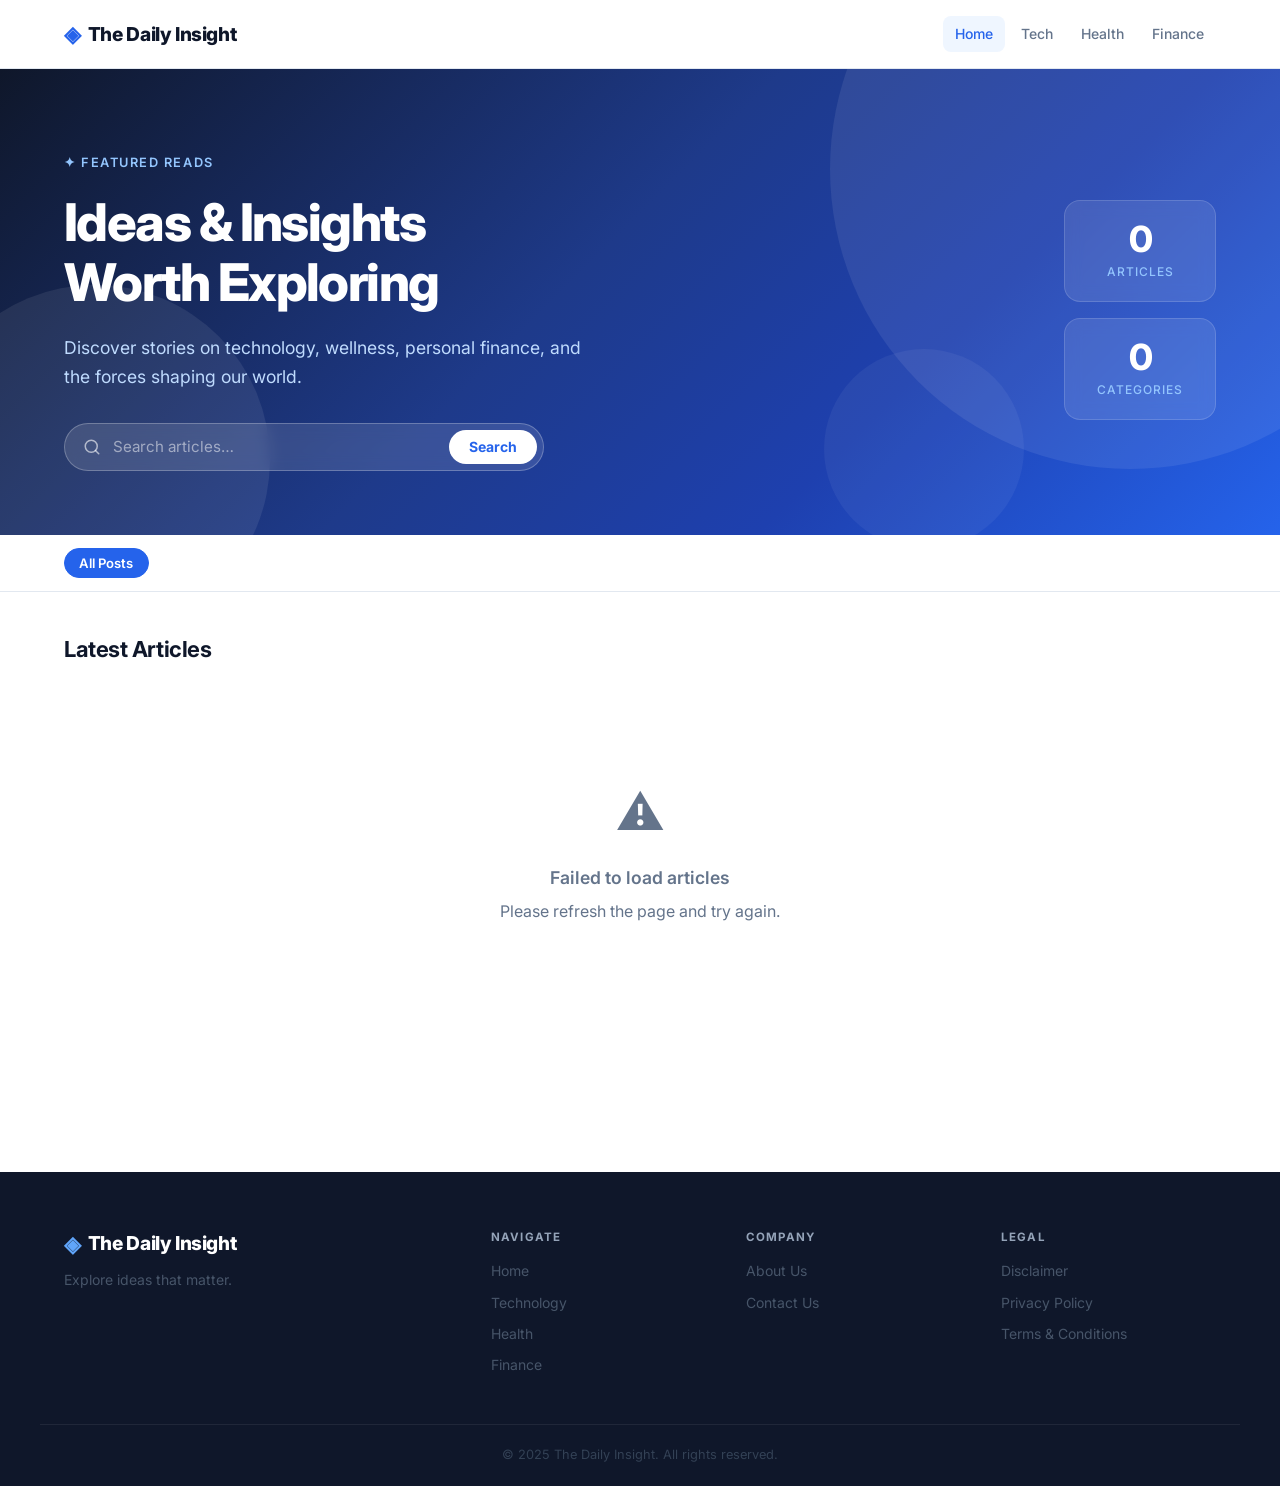
<file: index.html>
<!DOCTYPE html>
<html lang="en">
<head>
  <meta charset="UTF-8">
  <meta name="viewport" content="width=device-width, initial-scale=1.0">
  <title>The Daily Insight</title>
  <meta name="description" content="Explore ideas that matter — stories on technology, health, finance & more.">
  <link rel="preconnect" href="https://fonts.googleapis.com">
  <link rel="preconnect" href="https://fonts.gstatic.com" crossorigin>
  <link href="https://fonts.googleapis.com/css2?family=Inter:wght@400;500;600;700;800&display=swap" rel="stylesheet">
  <link rel="stylesheet" href="css/style.css?v=3">
</head>
<body>

<!-- ── Top Nav ──────────────────────────────────────────────────────────────── -->
<header class="site-header">
  <div class="container header-inner">
    <a href="index.html" class="site-logo" id="site-logo">
      <span class="logo-icon">◈</span>
      <span class="logo-text">The Daily Insight</span>
    </a>
    <nav class="header-nav">
      <a href="index.html" class="nav-link active">Home</a>
      <a href="index.html?cat=Technology" class="nav-link">Tech</a>
      <a href="index.html?cat=Health" class="nav-link">Health</a>
      <a href="index.html?cat=Finance" class="nav-link">Finance</a>
    </nav>
    <button class="mobile-menu-btn" id="mobile-menu-btn" aria-label="Menu">
      <span></span><span></span><span></span>
    </button>
  </div>
</header>

<!-- ── Hero Banner ──────────────────────────────────────────────────────────── -->
<section class="hero-banner" id="hero-banner">
  <div class="hero-bg-shapes">
    <div class="shape shape-1"></div>
    <div class="shape shape-2"></div>
    <div class="shape shape-3"></div>
  </div>
  <div class="container hero-inner">
    <div class="hero-text">
      <p class="hero-label" id="hero-label">✦ Featured Reads</p>
      <h1 class="hero-title" id="hero-title">Ideas &amp; Insights<br>Worth Exploring</h1>
      <p class="hero-subtitle" id="hero-subtitle">Discover stories on technology, wellness, personal finance, and the forces shaping our world.</p>
      <div class="hero-search-wrap">
        <div class="hero-search-box">
          <svg xmlns="http://www.w3.org/2000/svg" width="18" height="18" viewBox="0 0 24 24"
               fill="none" stroke="currentColor" stroke-width="2" stroke-linecap="round" stroke-linejoin="round">
            <circle cx="11" cy="11" r="8"/><path d="m21 21-4.35-4.35"/>
          </svg>
          <input type="text" id="hero-search-input" placeholder="Search articles…" autocomplete="off">
          <button id="hero-search-btn">Search</button>
        </div>
      </div>
    </div>
    <div class="hero-stats">
      <div class="stat-card">
        <span class="stat-num" id="stat-articles">0</span>
        <span class="stat-label">Articles</span>
      </div>
      <div class="stat-card">
        <span class="stat-num" id="stat-categories">0</span>
        <span class="stat-label">Categories</span>
      </div>
    </div>
  </div>
</section>

<!-- ── Category Pills ────────────────────────────────────────────────────────── -->
<div class="category-bar-wrap">
  <div class="container">
    <div class="category-bar" id="category-bar">
      <button class="cat-pill active" data-cat="">All Posts</button>
    </div>
  </div>
</div>

<!-- ── Main Content ──────────────────────────────────────────────────────────── -->
<main class="site-main">
  <div class="container">

    <!-- Search notice -->
    <div id="search-info" style="display:none;" class="search-notice">
      <svg xmlns="http://www.w3.org/2000/svg" width="16" height="16" viewBox="0 0 24 24" fill="none"
           stroke="currentColor" stroke-width="2" stroke-linecap="round" stroke-linejoin="round">
        <circle cx="11" cy="11" r="8"/><path d="m21 21-4.35-4.35"/>
      </svg>
      <span id="search-info-text"></span>
      <a href="index.html" class="clear-search">Clear ×</a>
    </div>

    <!-- Section heading -->
    <div class="section-heading" id="section-heading">
      <h2 class="section-title">Latest Articles</h2>
      <p class="section-count" id="section-count"></p>
    </div>

    <!-- Cards grid -->
    <div id="articles-container">
      <div class="loading">
        <div class="spinner"></div>
        <p>Loading articles…</p>
      </div>
    </div>

    <!-- Pagination -->
    <div id="pagination-container" class="pagination"></div>

  </div>
</main>

<!-- ── Footer ───────────────────────────────────────────────────────────────── -->
<footer class="site-footer">
  <div class="container footer-grid">
    <div class="footer-brand">
      <a href="index.html" class="site-logo footer-logo">
        <span class="logo-icon">◈</span>
        <span class="logo-text" id="footer-site-name">The Daily Insight</span>
      </a>
      <p class="footer-desc" id="footer-desc">Explore ideas that matter.</p>
    </div>
    <div class="footer-col">
      <h4 class="footer-col-title">Navigate</h4>
      <a href="index.html">Home</a>
      <a href="index.html?cat=Technology">Technology</a>
      <a href="index.html?cat=Health">Health</a>
      <a href="index.html?cat=Finance">Finance</a>
    </div>
    <div class="footer-col">
      <h4 class="footer-col-title">Company</h4>
      <a href="about.html">About Us</a>
      <a href="contact.html">Contact Us</a>
    </div>
    <div class="footer-col">
      <h4 class="footer-col-title">Legal</h4>
      <a href="disclaimer.html">Disclaimer</a>
      <a href="privacy-policy.html">Privacy Policy</a>
      <a href="terms.html">Terms &amp; Conditions</a>
    </div>
  </div>
  <div class="footer-bottom">
    <p id="footer-text">© 2025 The Daily Insight. All rights reserved.</p>
  </div>
</footer>

<script src="js/main.js?v=4"></script>
</body>
</html>
</file>
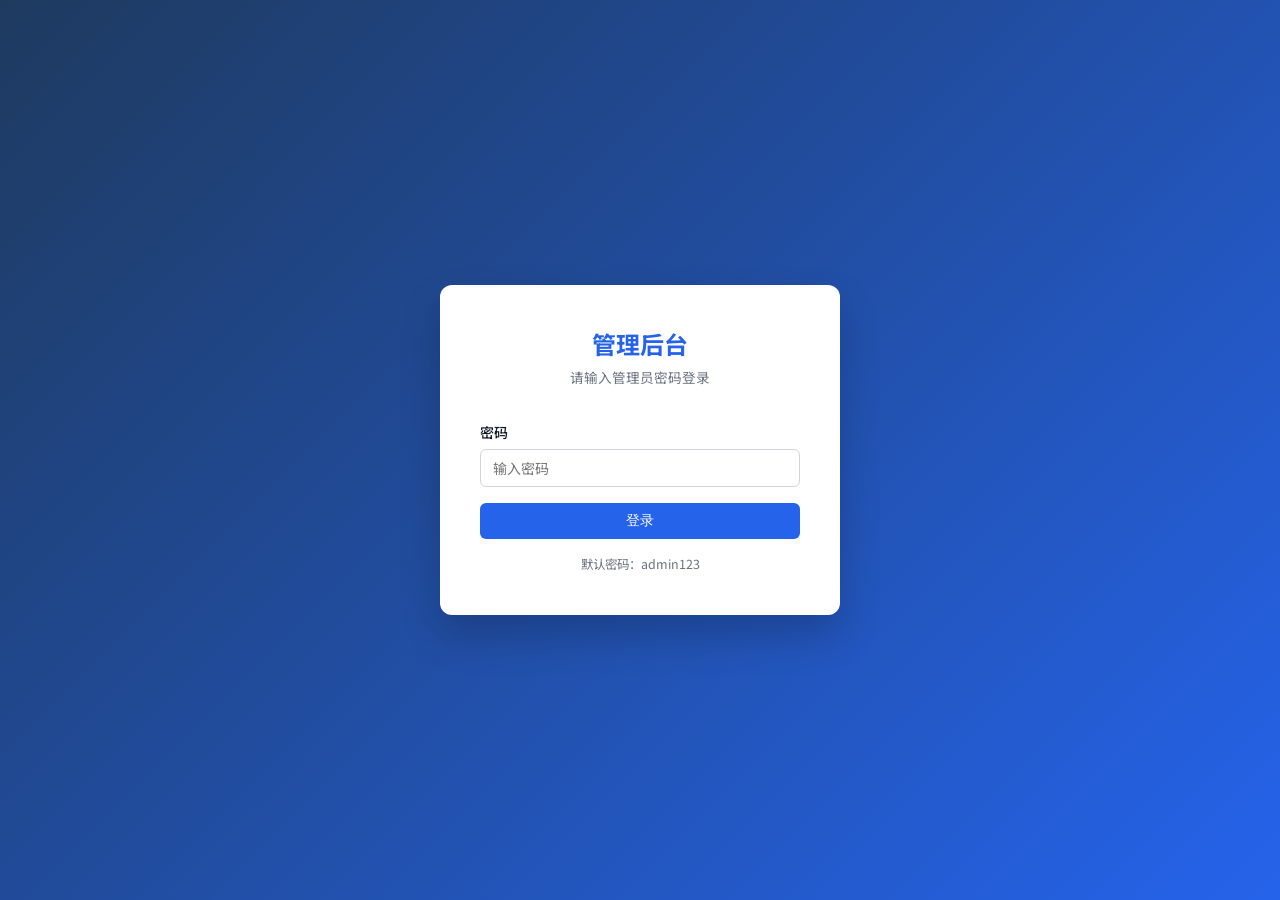
<file: admin/index.html>
<!DOCTYPE html>
<html lang="zh-CN">
<head>
  <meta charset="UTF-8">
  <meta name="viewport" content="width=device-width, initial-scale=1.0">
  <title>管理后台 - 我的博客</title>
  <link rel="preconnect" href="https://fonts.googleapis.com">
  <link rel="preconnect" href="https://fonts.gstatic.com" crossorigin>
  <link href="https://fonts.googleapis.com/css2?family=Noto+Sans+SC:wght@400;500;600;700&display=swap" rel="stylesheet">
  <link rel="stylesheet" href="../css/admin.css?v=6">
</head>
<body>

<!-- ══════════════════════════════════════════════════════════════════════════
     LOGIN PAGE
════════════════════════════════════════════════════════════════════════════ -->
<div id="login-page">
  <div class="login-card">
    <div class="login-logo">
      <h1>管理后台</h1>
      <p>请输入管理员密码登录</p>
    </div>
    <div id="login-alert" style="display:none;"></div>
    <div class="form-group">
      <label for="login-password">密码</label>
      <input type="password" id="login-password" placeholder="输入密码" autocomplete="current-password">
    </div>
    <button class="btn btn-primary" style="width:100%;margin-top:1rem;justify-content:center;" id="login-btn">
      登录
    </button>
    <p style="text-align:center;margin-top:1rem;font-size:.78rem;color:#6b7280;">
      默认密码：admin123
    </p>
  </div>
</div>

<!-- ══════════════════════════════════════════════════════════════════════════
     ADMIN SHELL
════════════════════════════════════════════════════════════════════════════ -->
<div id="admin-page" style="display:none;">

  <!-- Sidebar -->
  <nav class="admin-sidebar" id="admin-sidebar">
    <div class="sidebar-logo">
      <h1>📝 博客管理</h1>
      <p id="sidebar-site-name">我的博客</p>
    </div>
    <div class="sidebar-nav">
      <div class="nav-item active" data-panel="articles">
        <svg xmlns="http://www.w3.org/2000/svg" viewBox="0 0 24 24" fill="none" stroke="currentColor" stroke-width="2" stroke-linecap="round" stroke-linejoin="round"><path d="M14 2H6a2 2 0 0 0-2 2v16a2 2 0 0 0 2 2h12a2 2 0 0 0 2-2V8z"/><polyline points="14 2 14 8 20 8"/><line x1="16" y1="13" x2="8" y2="13"/><line x1="16" y1="17" x2="8" y2="17"/><polyline points="10 9 9 9 8 9"/></svg>
        文章管理
      </div>
      <div class="nav-item" data-panel="add-article">
        <svg xmlns="http://www.w3.org/2000/svg" viewBox="0 0 24 24" fill="none" stroke="currentColor" stroke-width="2" stroke-linecap="round" stroke-linejoin="round"><line x1="12" y1="5" x2="12" y2="19"/><line x1="5" y1="12" x2="19" y2="12"/></svg>
        添加文章
      </div>
      <div class="nav-item" data-panel="import">
        <svg xmlns="http://www.w3.org/2000/svg" viewBox="0 0 24 24" fill="none" stroke="currentColor" stroke-width="2" stroke-linecap="round" stroke-linejoin="round"><polyline points="8 17 12 21 16 17"/><line x1="12" y1="12" x2="12" y2="21"/><path d="M20.88 18.09A5 5 0 0 0 18 9h-1.26A8 8 0 1 0 3 16.29"/></svg>
        导入文章
      </div>
      <div class="nav-item" data-panel="settings">
        <svg xmlns="http://www.w3.org/2000/svg" viewBox="0 0 24 24" fill="none" stroke="currentColor" stroke-width="2" stroke-linecap="round" stroke-linejoin="round"><circle cx="12" cy="12" r="3"/><path d="M19.07 4.93a10 10 0 0 1 0 14.14M4.93 4.93a10 10 0 0 0 0 14.14"/></svg>
        网站设置
      </div>
    </div>
    <div class="sidebar-footer">
      <button class="logout-btn" id="logout-btn">
        <svg xmlns="http://www.w3.org/2000/svg" width="14" height="14" viewBox="0 0 24 24" fill="none" stroke="currentColor" stroke-width="2" stroke-linecap="round" stroke-linejoin="round"><path d="M9 21H5a2 2 0 0 1-2-2V5a2 2 0 0 1 2-2h4"/><polyline points="16 17 21 12 16 7"/><line x1="21" y1="12" x2="9" y2="12"/></svg>
        退出登录
      </button>
    </div>
  </nav>

  <!-- Main -->
  <div class="admin-main">
    <!-- Top bar -->
    <div class="admin-topbar">
      <div style="display:flex;align-items:center;gap:.75rem;">
        <button class="mobile-menu-btn" id="mobile-menu-btn">
          <svg xmlns="http://www.w3.org/2000/svg" width="20" height="20" viewBox="0 0 24 24" fill="none" stroke="currentColor" stroke-width="2"><line x1="3" y1="6" x2="21" y2="6"/><line x1="3" y1="12" x2="21" y2="12"/><line x1="3" y1="18" x2="21" y2="18"/></svg>
        </button>
        <span class="topbar-title" id="topbar-title">文章管理</span>
      </div>
      <div style="display:flex;align-items:center;gap:.75rem;">
        <a href="../index.html" target="_blank" style="font-size:.8rem;color:var(--text-muted);">访问前台 →</a>
      </div>
    </div>

    <div class="admin-content">

      <!-- ── Panel: Articles ─────────────────────────────────────────────── -->
      <div class="panel active" id="panel-articles">
        <!-- Stats -->
        <div class="stats-row" id="stats-row">
          <div class="stat-card">
            <div class="stat-icon">
              <svg xmlns="http://www.w3.org/2000/svg" viewBox="0 0 24 24" fill="none" stroke="currentColor" stroke-width="2" stroke-linecap="round" stroke-linejoin="round"><path d="M14 2H6a2 2 0 0 0-2 2v16a2 2 0 0 0 2 2h12a2 2 0 0 0 2-2V8z"/></svg>
            </div>
            <div>
              <div class="stat-value" id="stat-total">0</div>
              <div class="stat-label">文章总数</div>
            </div>
          </div>
          <div class="stat-card">
            <div class="stat-icon" style="background:#dcfce7;color:#16a34a;">
              <svg xmlns="http://www.w3.org/2000/svg" viewBox="0 0 24 24" fill="none" stroke="currentColor" stroke-width="2" stroke-linecap="round" stroke-linejoin="round"><rect x="3" y="3" width="7" height="7"/><rect x="14" y="3" width="7" height="7"/><rect x="14" y="14" width="7" height="7"/><rect x="3" y="14" width="7" height="7"/></svg>
            </div>
            <div>
              <div class="stat-value" id="stat-cats">0</div>
              <div class="stat-label">分类数量</div>
            </div>
          </div>
        </div>

        <!-- Table card -->
        <div class="card">
          <div class="card-header">
            <h2>所有文章</h2>
            <div style="display:flex;gap:.5rem;align-items:center;flex-wrap:wrap;">
              <div class="table-search">
                <svg xmlns="http://www.w3.org/2000/svg" viewBox="0 0 24 24" fill="none" stroke="currentColor" stroke-width="2"><circle cx="11" cy="11" r="8"/><path d="m21 21-4.35-4.35"/></svg>
                <input type="text" id="table-search-input" placeholder="搜索文章…">
              </div>
              <button class="btn btn-primary btn-sm" id="refresh-articles-btn">
                <svg xmlns="http://www.w3.org/2000/svg" width="12" height="12" viewBox="0 0 24 24" fill="none" stroke="currentColor" stroke-width="2"><polyline points="23 4 23 10 17 10"/><polyline points="1 20 1 14 7 14"/><path d="M3.51 9a9 9 0 0 1 14.85-3.36L23 10M1 14l4.64 4.36A9 9 0 0 0 20.49 15"/></svg>
                刷新
              </button>
            </div>
          </div>
          <div class="table-wrap">
            <table id="articles-table">
              <thead>
                <tr>
                  <th>标题</th>
                  <th>分类</th>
                  <th>标签</th>
                  <th>创建时间</th>
                  <th>AFS配置</th>
                  <th style="text-align:right;">操作</th>
                </tr>
              </thead>
              <tbody id="articles-tbody">
                <tr><td colspan="6" style="text-align:center;padding:2rem;color:var(--text-muted);">加载中…</td></tr>
              </tbody>
            </table>
          </div>
        </div>
      </div>

      <!-- ── Panel: Add Article ──────────────────────────────────────────── -->
      <div class="panel" id="panel-add-article">
        <div class="card">
          <div class="card-header">
            <h2 id="article-form-title">添加文章</h2>
            <button class="btn btn-outline btn-sm" id="cancel-edit-btn" style="display:none;">取消编辑</button>
          </div>
          <div class="card-body">
            <div id="article-form-alert" style="display:none;"></div>
            <form id="article-form">
              <input type="hidden" id="edit-article-id">
              <div class="form-grid">

                <div class="form-group full">
                  <label for="f-title">标题 <span style="color:red">*</span></label>
                  <input type="text" id="f-title" placeholder="输入文章标题" required>
                </div>

                <div class="form-group">
                  <label for="f-category">分类</label>
                  <input type="text" id="f-category" placeholder="如：科技、健康、编程" list="category-datalist">
                  <datalist id="category-datalist"></datalist>
                </div>

                <div class="form-group">
                  <label for="f-tags">标签 <span class="hint">（逗号分隔）</span></label>
                  <input type="text" id="f-tags" placeholder="标签1, 标签2, 标签3">
                </div>

                <div class="form-group">
                  <label for="f-cover">封面图</label>
                  <div style="display:flex;gap:.5rem;align-items:center;">
                    <input type="text" id="f-cover" placeholder="https://example.com/image.jpg" style="flex:1;">
                    <button type="button" class="btn btn-outline btn-sm" id="cover-upload-btn">本地上传</button>
                    <input type="file" id="cover-upload-input" accept="image/*" style="display:none;">
                  </div>
                  <div id="cover-preview" style="display:none;margin-top:.5rem;">
                    <img id="cover-preview-img" style="max-height:120px;border-radius:.4rem;border:1px solid var(--border);">
                  </div>
                </div>

                <div class="form-group">
                  <label for="f-slug">Slug <span class="hint">（留空自动生成）</span></label>
                  <input type="text" id="f-slug" placeholder="article-url-slug">
                </div>

                <div class="form-group full">
                  <label for="f-excerpt">摘要</label>
                  <textarea id="f-excerpt" rows="2" placeholder="文章简短描述，显示在文章列表…"></textarea>
                </div>

                <div class="form-group full">
                  <label>正文内容 <span style="color:red">*</span></label>
                  <div class="editor-wrap">
                    <div class="editor-toolbar">
                      <button type="button" class="toolbar-btn" data-cmd="bold"><strong>B</strong></button>
                      <button type="button" class="toolbar-btn" data-cmd="italic"><em>I</em></button>
                      <button type="button" class="toolbar-btn" data-cmd="underline"><u>U</u></button>
                      <div class="toolbar-sep"></div>
                      <button type="button" class="toolbar-btn" data-cmd="justifyLeft" title="居左">
                        <svg xmlns="http://www.w3.org/2000/svg" width="14" height="14" viewBox="0 0 24 24" fill="none" stroke="currentColor" stroke-width="2" stroke-linecap="round" stroke-linejoin="round"><line x1="3" y1="6" x2="21" y2="6"/><line x1="3" y1="12" x2="15" y2="12"/><line x1="3" y1="18" x2="18" y2="18"/></svg>
                      </button>
                      <button type="button" class="toolbar-btn" data-cmd="justifyCenter" title="居中">
                        <svg xmlns="http://www.w3.org/2000/svg" width="14" height="14" viewBox="0 0 24 24" fill="none" stroke="currentColor" stroke-width="2" stroke-linecap="round" stroke-linejoin="round"><line x1="3" y1="6" x2="21" y2="6"/><line x1="6" y1="12" x2="18" y2="12"/><line x1="4" y1="18" x2="20" y2="18"/></svg>
                      </button>
                      <button type="button" class="toolbar-btn" data-cmd="justifyRight" title="居右">
                        <svg xmlns="http://www.w3.org/2000/svg" width="14" height="14" viewBox="0 0 24 24" fill="none" stroke="currentColor" stroke-width="2" stroke-linecap="round" stroke-linejoin="round"><line x1="3" y1="6" x2="21" y2="6"/><line x1="9" y1="12" x2="21" y2="12"/><line x1="6" y1="18" x2="21" y2="18"/></svg>
                      </button>
                      <div class="toolbar-sep"></div>
                      <button type="button" class="toolbar-btn" data-cmd="h2">H2</button>
                      <button type="button" class="toolbar-btn" data-cmd="h3">H3</button>
                      <div class="toolbar-sep"></div>
                      <button type="button" class="toolbar-btn" data-cmd="insertUnorderedList">• 列表</button>
                      <button type="button" class="toolbar-btn" data-cmd="insertOrderedList">1. 列表</button>
                      <div class="toolbar-sep"></div>
                      <button type="button" class="toolbar-btn" data-cmd="blockquote">引用</button>
                      <button type="button" class="toolbar-btn" data-cmd="createLink">链接</button>
                      <button type="button" class="toolbar-btn" data-cmd="insertImage">图片</button>
                      <input type="file" id="editor-img-input" accept="image/*" style="display:none;">
                      <div class="toolbar-sep"></div>
                      <button type="button" class="toolbar-btn" data-cmd="inlineCode">代码</button>
                      <button type="button" class="toolbar-btn" data-cmd="codeBlock">代码块</button>
                      <button type="button" class="toolbar-btn toolbar-btn-embed" data-cmd="embedHtml">嵌入HTML</button>
                      <div class="toolbar-sep"></div>
                      <button type="button" class="toolbar-btn" data-cmd="removeFormat">清除格式</button>
                      <button type="button" class="toolbar-btn" data-cmd="html" id="html-mode-btn">HTML模式</button>
                    </div>
                    <div id="content-editor"
                         contenteditable="true"
                         data-placeholder="在此输入文章内容…"></div>
                    <textarea id="content-html" placeholder="粘贴 HTML 内容…"></textarea>
                  </div>
                </div>

                <!-- AFS Settings Section -->
                <div class="section-label full">
                  Google AFS Settings
                  <span class="hint">（Publisher ID 在网站设置中统一配置，此处设置每篇文章独立的 Style ID 和 Channel ID）</span>
                </div>

                <div class="form-group">
                  <label for="f-afs-style">Style ID</label>
                  <input type="text" id="f-afs-style" placeholder="例：1234566">
                </div>

                <div class="form-group">
                  <label for="f-afs-channel">Channel ID <span class="hint">（AdSense后台统计来源渠道）</span></label>
                  <input type="text" id="f-afs-channel" placeholder="例：1111111">
                </div>

                <div class="form-group">
                  <label for="f-fb-pixel">Facebook Pixel ID <span class="hint">（留空则使用站点默认）</span></label>
                  <input type="text" id="f-fb-pixel" placeholder="例：1234567890123456">
                </div>

                <div class="form-group">
                  <label for="f-tt-pixel">TikTok Pixel ID <span class="hint">（留空则使用站点默认）</span></label>
                  <input type="text" id="f-tt-pixel" placeholder="例：ABCDE12345">
                </div>

                <div class="form-group">
                  <label for="f-gads-id">Google Ads ID <span class="hint">（留空则使用站点默认）</span></label>
                  <input type="text" id="f-gads-id" placeholder="例：AW-XXXXXXXXXX">
                </div>
                <div class="form-group">
                  <label for="f-gads-pageview">Google Ads Label: PageView</label>
                  <input type="text" id="f-gads-pageview" placeholder="转化标签">
                </div>
                <div class="form-group">
                  <label for="f-gads-viewcontent">Google Ads Label: ViewContent</label>
                  <input type="text" id="f-gads-viewcontent" placeholder="转化标签">
                </div>
                <div class="form-group">
                  <label for="f-gads-search">Google Ads Label: Search</label>
                  <input type="text" id="f-gads-search" placeholder="转化标签">
                </div>
                <div class="form-group">
                  <label for="f-gads-lead">Google Ads Label: Lead</label>
                  <input type="text" id="f-gads-lead" placeholder="转化标签">
                </div>

                <div class="form-group">
                  <label for="f-terms-1">Related Terms 组 1 <span class="hint">（多个词用英文逗号分隔，显示在结果页侧边栏）</span></label>
                  <input type="text" id="f-terms-1" placeholder="例：testosterone therapy, TRT benefits, low T symptoms">
                </div>

                <div class="form-group">
                  <label for="f-terms-2">Related Terms 组 2 <span class="hint">（可选第二组词）</span></label>
                  <input type="text" id="f-terms-2" placeholder="例：hormone replacement, men health over 60">
                </div>

              </div><!-- /.form-grid -->

              <div style="margin-top:1.5rem;display:flex;gap:.75rem;flex-wrap:wrap;">
                <button type="submit" class="btn btn-primary" id="save-article-btn">
                  <svg xmlns="http://www.w3.org/2000/svg" width="14" height="14" viewBox="0 0 24 24" fill="none" stroke="currentColor" stroke-width="2"><path d="M19 21H5a2 2 0 0 1-2-2V5a2 2 0 0 1 2-2h11l5 5v11a2 2 0 0 1-2 2z"/><polyline points="17 21 17 13 7 13 7 21"/><polyline points="7 3 7 8 15 8"/></svg>
                  保存文章
                </button>
                <button type="button" class="btn btn-outline" id="clear-form-btn">清空表单</button>
              </div>
            </form>
          </div>
        </div>
      </div>

      <!-- ── Panel: Import ───────────────────────────────────────────────── -->
      <div class="panel" id="panel-import">
        <div class="card" style="margin-bottom:1.25rem;">
          <div class="card-header"><h2>导入文章（JSON 文件上传）</h2></div>
          <div class="card-body">
            <div id="import-alert" style="display:none;margin-bottom:1rem;"></div>
            <div class="import-drop" id="import-drop">
              <svg xmlns="http://www.w3.org/2000/svg" viewBox="0 0 24 24" fill="none" stroke="currentColor" stroke-width="1.5"><polyline points="8 17 12 21 16 17"/><line x1="12" y1="12" x2="12" y2="21"/><path d="M20.88 18.09A5 5 0 0 0 18 9h-1.26A8 8 0 1 0 3 16.29"/></svg>
              <p style="font-weight:500;margin-bottom:.25rem;">拖拽 JSON 文件到此处，或点击选择文件</p>
              <p style="font-size:.78rem;">支持标准文章 JSON 格式</p>
              <input type="file" id="import-file" accept=".json,application/json">
            </div>
          </div>
        </div>

        <div class="card">
          <div class="card-header"><h2>粘贴 JSON 内容</h2></div>
          <div class="card-body">
            <div class="form-group">
              <label for="import-json-text">粘贴文章 JSON</label>
              <textarea id="import-json-text" rows="12"
                placeholder='{"articles": [{"title": "文章标题", "content": "<p>内容</p>", ...}]}'
                style="font-family:monospace;font-size:.82rem;"></textarea>
            </div>
            <div style="margin-top:.75rem;display:flex;gap:.75rem;">
              <button class="btn btn-primary" id="import-json-btn">
                <svg xmlns="http://www.w3.org/2000/svg" width="14" height="14" viewBox="0 0 24 24" fill="none" stroke="currentColor" stroke-width="2"><polyline points="8 17 12 21 16 17"/><line x1="12" y1="12" x2="12" y2="21"/><path d="M20.88 18.09A5 5 0 0 0 18 9h-1.26A8 8 0 1 0 3 16.29"/></svg>
                导入
              </button>
              <button class="btn btn-outline" id="import-sample-btn">填入示例格式</button>
            </div>
          </div>
        </div>
      </div>

      <!-- ── Panel: Settings ─────────────────────────────────────────────── -->
      <div class="panel" id="panel-settings">
        <div class="card">
          <div class="card-header"><h2>网站设置</h2></div>
          <div class="card-body">
            <div id="settings-alert" style="display:none;margin-bottom:1rem;"></div>
            <form id="settings-form">
              <div class="form-grid">

                <div class="form-group">
                  <label for="s-name">网站名称</label>
                  <input type="text" id="s-name" placeholder="我的博客">
                </div>

                <div class="form-group">
                  <label for="s-url">网站 URL</label>
                  <input type="url" id="s-url" placeholder="https://example.com">
                </div>

                <div class="form-group full">
                  <label for="s-desc">网站描述</label>
                  <textarea id="s-desc" rows="2" placeholder="分享知识与见解"></textarea>
                </div>

                <div class="form-group full">
                  <label for="s-logo">Logo URL</label>
                  <input type="url" id="s-logo" placeholder="https://example.com/logo.png">
                </div>

                <div class="form-group">
                  <label for="s-per-page">每页文章数</label>
                  <input type="number" id="s-per-page" min="1" max="100" placeholder="10">
                </div>

                <div class="section-label full">Google AFS 全局设置</div>

                <div class="form-group full">
                  <label for="s-afs-pub">Publisher ID <span class="hint">（全站固定，对应 AdSense 客户 ID，格式：partner-pub-XXXXXXXXXXXXXXXX）</span></label>
                  <input type="text" id="s-afs-pub" placeholder="partner-pub-XXXXXXXXXXXXXXXX">
                </div>

                <div class="form-group">
                  <label for="s-afs-style">默认 Style ID</label>
                  <input type="text" id="s-afs-style" placeholder="例：1234566">
                </div>

                <div class="form-group">
                  <label for="s-afs-channel">默认 Channel ID</label>
                  <input type="text" id="s-afs-channel" placeholder="例：1111111">
                </div>

                <div class="section-label full">像素追踪</div>

                <div class="form-group">
                  <label for="s-fb-pixel">Facebook Pixel ID</label>
                  <input type="text" id="s-fb-pixel" placeholder="例：1234567890123456">
                </div>

                <div class="form-group">
                  <label for="s-tt-pixel">TikTok Pixel ID</label>
                  <input type="text" id="s-tt-pixel" placeholder="例：ABCDE12345">
                </div>

                <div class="form-group">
                  <label for="s-ga-id">Google Analytics ID</label>
                  <input type="text" id="s-ga-id" placeholder="例：G-XXXXXXXXXX">
                </div>

                <div class="section-label full">Google Ads 转化追踪 <span class="hint">（留空则不触发）</span></div>

                <div class="form-group">
                  <label for="s-gads-id">Google Ads ID</label>
                  <input type="text" id="s-gads-id" placeholder="例：AW-XXXXXXXXXX">
                </div>
                <div class="form-group">
                  <label for="s-gads-pageview">Label: PageView</label>
                  <input type="text" id="s-gads-pageview" placeholder="转化标签">
                </div>
                <div class="form-group">
                  <label for="s-gads-viewcontent">Label: ViewContent</label>
                  <input type="text" id="s-gads-viewcontent" placeholder="转化标签">
                </div>
                <div class="form-group">
                  <label for="s-gads-search">Label: Search</label>
                  <input type="text" id="s-gads-search" placeholder="转化标签">
                </div>
                <div class="form-group">
                  <label for="s-gads-lead">Label: Lead</label>
                  <input type="text" id="s-gads-lead" placeholder="转化标签">
                </div>

                <div class="section-label full">修改管理员密码 <span class="hint">（留空保持不变）</span></div>

                <div class="form-group">
                  <label for="s-new-pwd">新密码</label>
                  <input type="password" id="s-new-pwd" placeholder="输入新密码（留空不修改）" autocomplete="new-password">
                </div>

                <div class="form-group">
                  <label for="s-confirm-pwd">确认新密码</label>
                  <input type="password" id="s-confirm-pwd" placeholder="再次输入新密码" autocomplete="new-password">
                </div>

              </div>

              <div style="margin-top:1.5rem;">
                <button type="submit" class="btn btn-primary">
                  <svg xmlns="http://www.w3.org/2000/svg" width="14" height="14" viewBox="0 0 24 24" fill="none" stroke="currentColor" stroke-width="2"><path d="M19 21H5a2 2 0 0 1-2-2V5a2 2 0 0 1 2-2h11l5 5v11a2 2 0 0 1-2 2z"/><polyline points="17 21 17 13 7 13 7 21"/><polyline points="7 3 7 8 15 8"/></svg>
                  保存设置
                </button>
              </div>
            </form>
          </div>
        </div>
      </div>

    </div><!-- /.admin-content -->
  </div><!-- /.admin-main -->
</div><!-- /#admin-page -->

<!-- ── Confirm Modal ──────────────────────────────────────────────────────── -->
<div class="modal-backdrop" id="confirm-modal">
  <div class="modal">
    <div class="modal-header">
      <h3 id="confirm-title">确认操作</h3>
      <button class="modal-close" id="confirm-close">✕</button>
    </div>
    <div class="modal-body" id="confirm-body">确定要执行此操作吗？</div>
    <div class="modal-footer">
      <button class="btn btn-outline btn-sm" id="confirm-cancel">取消</button>
      <button class="btn btn-danger btn-sm" id="confirm-ok">确认删除</button>
    </div>
  </div>
</div>

<!-- ── Loading Overlay ────────────────────────────────────────────────────── -->
<div class="loading-overlay" id="loading-overlay">
  <div class="spinner-lg"></div>
</div>

<!-- ── Toast Container ────────────────────────────────────────────────────── -->
<div id="toaster"></div>

<!-- ── Embed HTML Modal ────────────────────────────────────────────────────── -->
<div id="embed-modal" class="modal-overlay" style="display:none;">
  <div class="modal-box">
    <div class="modal-header">
      <h3>嵌入 HTML 代码块</h3>
      <button type="button" class="modal-close" id="embed-modal-close">✕</button>
    </div>
    <div class="modal-body">
      <p class="modal-hint">粘贴 iframe、script 或任意 HTML 片段，保存后将原样嵌入文章。</p>
      <textarea id="embed-html-input" placeholder="粘贴 HTML 代码…" spellcheck="false"></textarea>
    </div>
    <div class="modal-footer">
      <button type="button" class="btn btn-secondary" id="embed-modal-cancel">取消</button>
      <button type="button" class="btn btn-primary" id="embed-modal-insert">插入</button>
    </div>
  </div>
</div>

<script src="js/admin.js?v=11"></script>
</body>
</html>
</file>
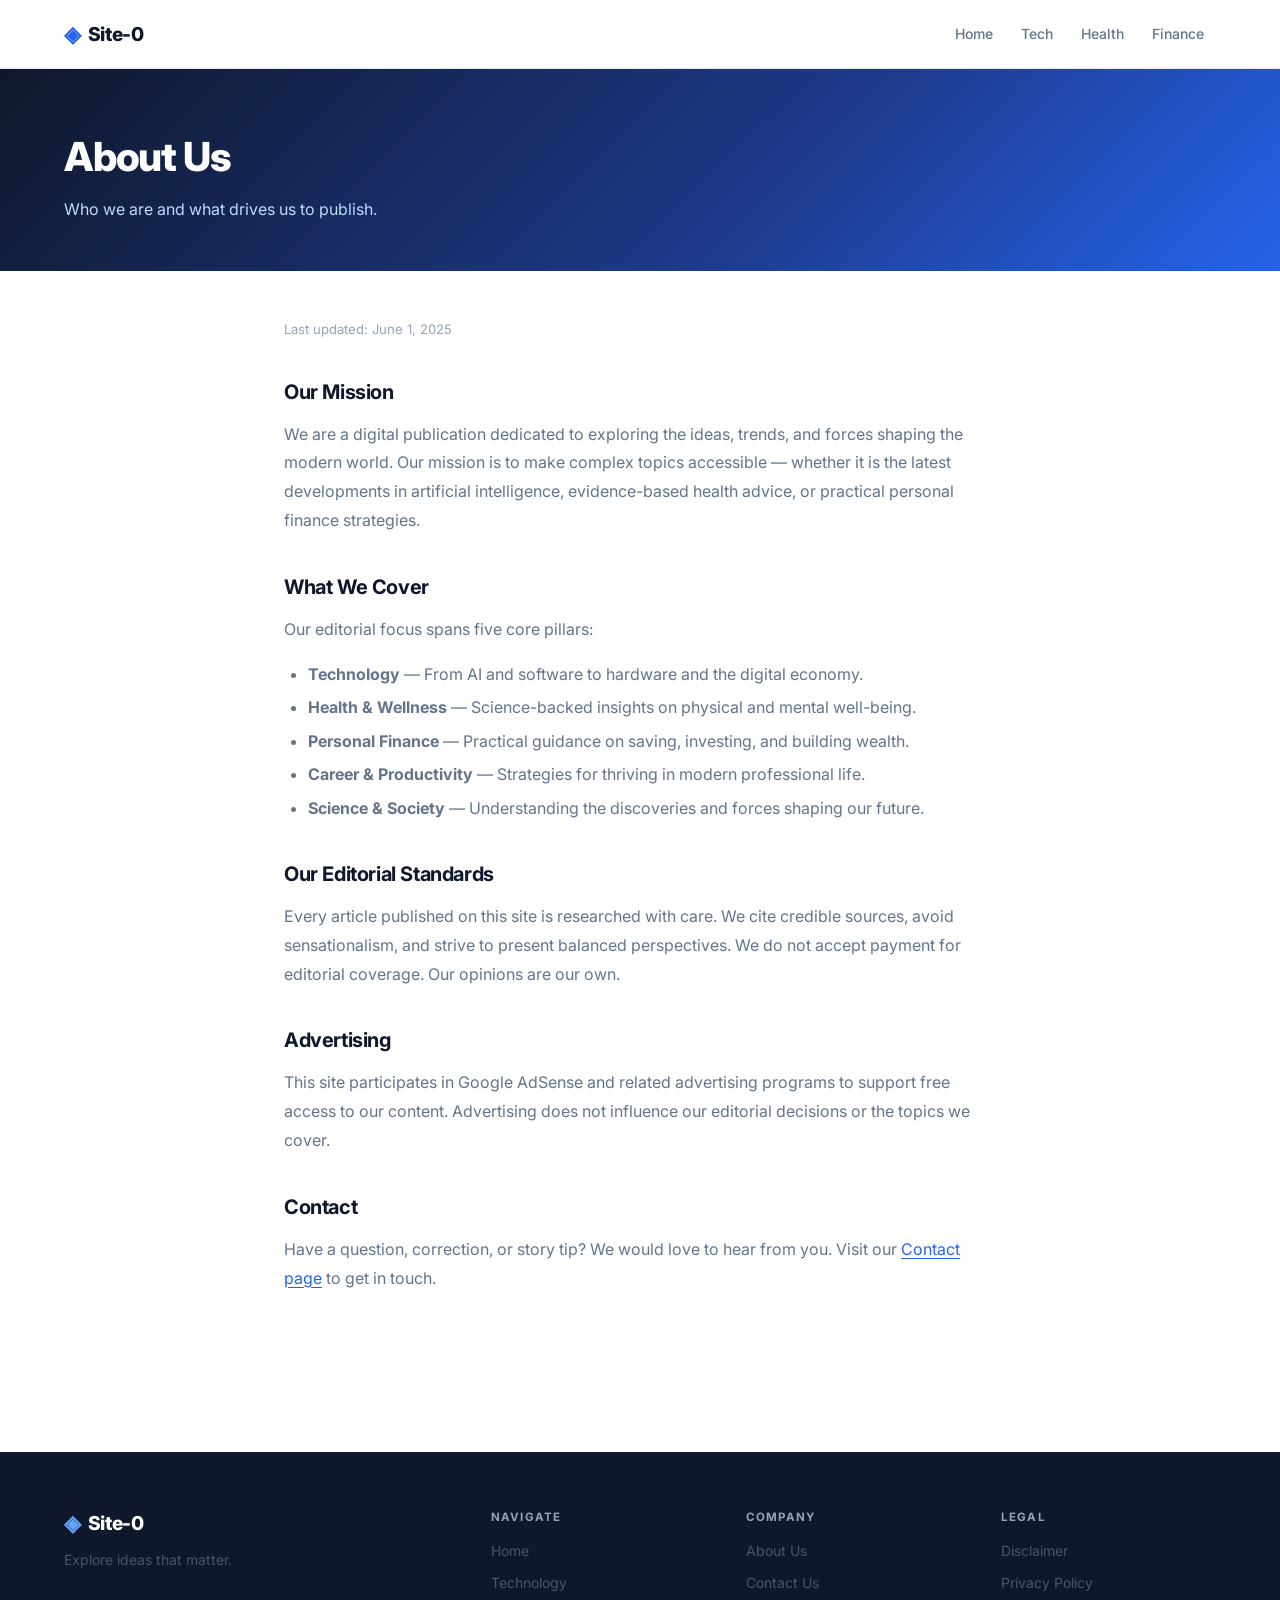
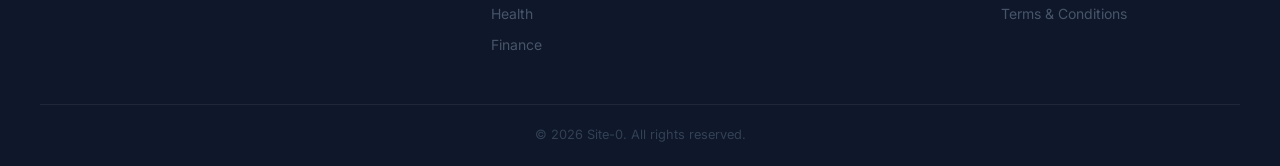
<file: about.html>
<!DOCTYPE html>
<html lang="en">
<head>
  <meta charset="UTF-8">
  <meta name="viewport" content="width=device-width, initial-scale=1.0">
  <title>About Us</title>
  <link rel="preconnect" href="https://fonts.googleapis.com">
  <link rel="preconnect" href="https://fonts.gstatic.com" crossorigin>
  <link href="https://fonts.googleapis.com/css2?family=Inter:wght@400;500;600;700;800&display=swap" rel="stylesheet">
  <link rel="stylesheet" href="css/style.css?v=3">
</head>
<body>

<!-- ── Header ─────────────────────────────────────────────────────────────── -->
<header class="site-header">
  <div class="container header-inner">
    <a href="index.html" class="site-logo">
      <span class="logo-icon">◈</span>
      <span class="logo-text" id="logo-name">The Daily Insight</span>
    </a>
    <nav class="header-nav">
      <a href="index.html" class="nav-link">Home</a>
      <a href="index.html?cat=Technology" class="nav-link">Tech</a>
      <a href="index.html?cat=Health" class="nav-link">Health</a>
      <a href="index.html?cat=Finance" class="nav-link">Finance</a>
    </nav>
  </div>
</header>

<!-- ── Hero ────────────────────────────────────────────────────────────────── -->
<div class="static-page-hero">
  <div class="container">
    <h1>About Us</h1>
    <p>Who we are and what drives us to publish.</p>
  </div>
</div>

<!-- ── Content ─────────────────────────────────────────────────────────────── -->
<main>
  <div class="static-page-body">
    <span class="last-updated">Last updated: June 1, 2025</span>
    <h2>Our Mission</h2>
    <p>We are a digital publication dedicated to exploring the ideas, trends, and forces shaping the modern world. Our mission is to make complex topics accessible — whether it is the latest developments in artificial intelligence, evidence-based health advice, or practical personal finance strategies.</p>

    <h2>What We Cover</h2>
    <p>Our editorial focus spans five core pillars:</p>
    <ul>
      <li><strong>Technology</strong> — From AI and software to hardware and the digital economy.</li>
      <li><strong>Health &amp; Wellness</strong> — Science-backed insights on physical and mental well-being.</li>
      <li><strong>Personal Finance</strong> — Practical guidance on saving, investing, and building wealth.</li>
      <li><strong>Career &amp; Productivity</strong> — Strategies for thriving in modern professional life.</li>
      <li><strong>Science &amp; Society</strong> — Understanding the discoveries and forces shaping our future.</li>
    </ul>

    <h2>Our Editorial Standards</h2>
    <p>Every article published on this site is researched with care. We cite credible sources, avoid sensationalism, and strive to present balanced perspectives. We do not accept payment for editorial coverage. Our opinions are our own.</p>

    <h2>Advertising</h2>
    <p>This site participates in Google AdSense and related advertising programs to support free access to our content. Advertising does not influence our editorial decisions or the topics we cover.</p>

    <h2>Contact</h2>
    <p>Have a question, correction, or story tip? We would love to hear from you. Visit our <a href="contact.html">Contact page</a> to get in touch.</p>
  </div>
</main>

<!-- ── Footer ─────────────────────────────────────────────────────────────── -->
<footer class="site-footer">
  <div class="container footer-grid">
    <div class="footer-brand">
      <a href="index.html" class="site-logo footer-logo">
        <span class="logo-icon">◈</span>
        <span class="logo-text" id="footer-site-name">The Daily Insight</span>
      </a>
      <p class="footer-desc">Explore ideas that matter.</p>
    </div>
    <div class="footer-col">
      <h4 class="footer-col-title">Navigate</h4>
      <a href="index.html">Home</a>
      <a href="index.html?cat=Technology">Technology</a>
      <a href="index.html?cat=Health">Health</a>
      <a href="index.html?cat=Finance">Finance</a>
    </div>
    <div class="footer-col">
      <h4 class="footer-col-title">Company</h4>
      <a href="about.html">About Us</a>
      <a href="contact.html">Contact Us</a>
    </div>
    <div class="footer-col">
      <h4 class="footer-col-title">Legal</h4>
      <a href="disclaimer.html">Disclaimer</a>
      <a href="privacy-policy.html">Privacy Policy</a>
      <a href="terms.html">Terms &amp; Conditions</a>
    </div>
  </div>
  <div class="footer-bottom">
    <p id="footer-text">© 2025 The Daily Insight. All rights reserved.</p>
  </div>
</footer>

<script src="js/site.js"></script>
</body>
</html>
</file>
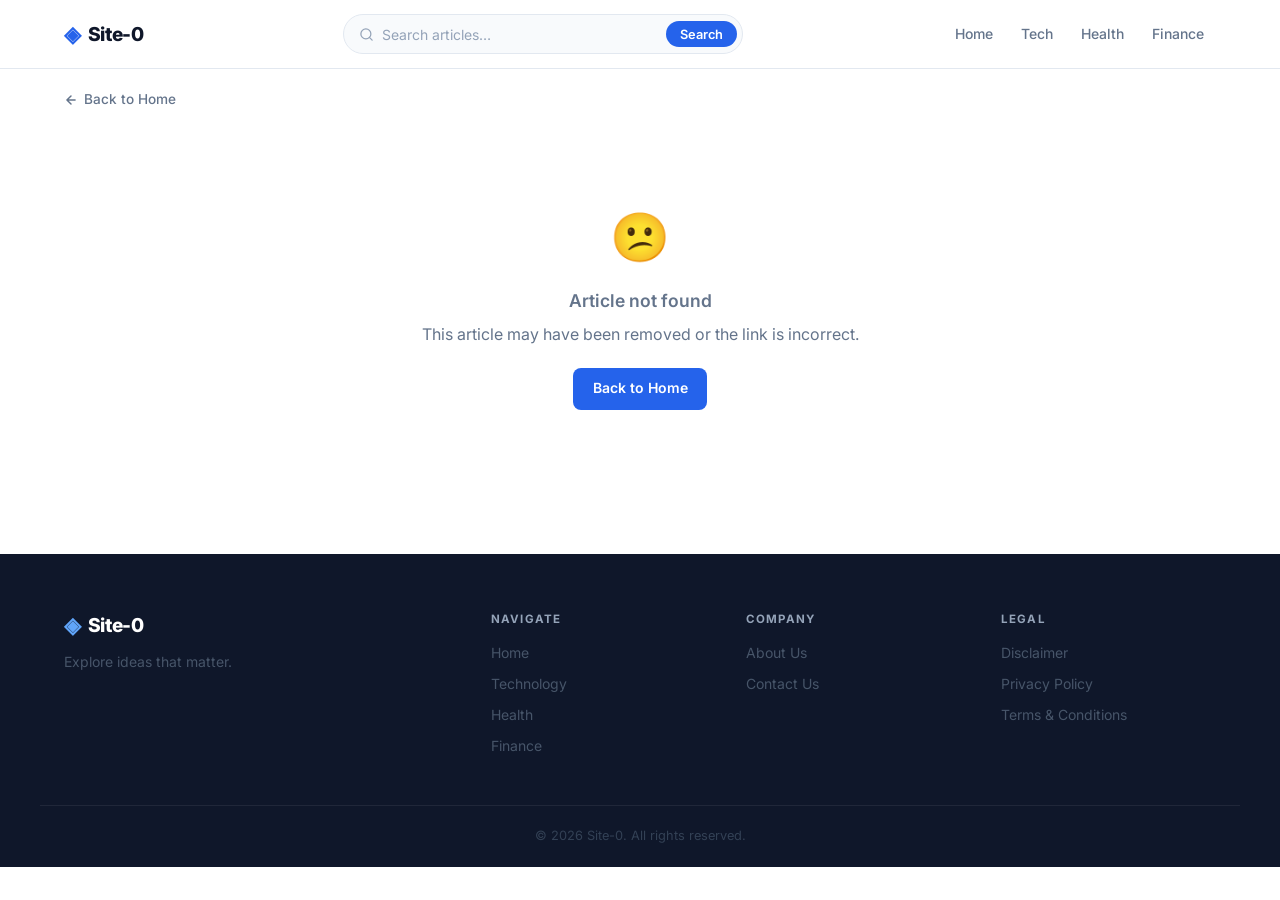
<file: article.html>
<!DOCTYPE html>
<html lang="en">
<head>
  <meta charset="UTF-8">
  <meta name="viewport" content="width=device-width, initial-scale=1.0">
  <title>Article</title>
  <link rel="preconnect" href="https://fonts.googleapis.com">
  <link rel="preconnect" href="https://fonts.gstatic.com" crossorigin>
  <link href="https://fonts.googleapis.com/css2?family=Inter:wght@400;500;600;700;800&display=swap" rel="stylesheet">
  <link rel="stylesheet" href="css/style.css?v=3">

  <!-- Google AFS / CSA -->
  <script async="async" src="https://www.google.com/adsense/search/ads.js"></script>
  <script type="text/javascript" charset="utf-8">
    (function(g,o){g[o]=g[o]||function(){(g[o]['q']=g[o]['q']||[]).push(
      arguments)},g[o]['t']=1*new Date})(window,'_googCsa');
  </script>
</head>
<body>

<!-- ── Header ─────────────────────────────────────────────────────────────── -->
<header class="site-header">
  <div class="container header-inner">
    <a href="index.html" class="site-logo" id="site-logo">
      <span class="logo-icon">◈</span>
      <span class="logo-text">The Daily Insight</span>
    </a>
    <div class="header-search-compact">
      <div class="search-box-compact">
        <svg xmlns="http://www.w3.org/2000/svg" width="15" height="15" viewBox="0 0 24 24" fill="none"
             stroke="currentColor" stroke-width="2" stroke-linecap="round" stroke-linejoin="round">
          <circle cx="11" cy="11" r="8"/><path d="m21 21-4.35-4.35"/>
        </svg>
        <input type="text" id="header-search-input" placeholder="Search articles…" autocomplete="off">
        <button id="header-search-btn">Search</button>
      </div>
    </div>
    <nav class="header-nav">
      <a href="index.html" class="nav-link">Home</a>
      <a href="index.html?cat=Technology" class="nav-link">Tech</a>
      <a href="index.html?cat=Health" class="nav-link">Health</a>
      <a href="index.html?cat=Finance" class="nav-link">Finance</a>
    </nav>
  </div>
</header>

<!-- ── Main ───────────────────────────────────────────────────────────────── -->
<main>
  <div class="container">

    <div class="article-back-wrap">
      <a href="index.html" class="article-back-link">
        <svg xmlns="http://www.w3.org/2000/svg" width="14" height="14" viewBox="0 0 24 24" fill="none"
             stroke="currentColor" stroke-width="2.5" stroke-linecap="round" stroke-linejoin="round">
          <path d="M19 12H5M12 5l-7 7 7 7"/>
        </svg>
        Back to Home
      </a>
    </div>

    <!-- Loading -->
    <div id="article-loading" class="loading" style="padding:5rem 0;">
      <div class="spinner"></div>
      <p>Loading article…</p>
    </div>

    <!-- Error -->
    <div id="article-error" style="display:none;" class="empty-state">
      <div class="icon">😕</div>
      <h3>Article not found</h3>
      <p>This article may have been removed or the link is incorrect.</p>
      <a href="index.html" class="btn btn-primary" style="margin-top:1.25rem;">Back to Home</a>
    </div>

    <!-- Article layout -->
    <div id="article-body" style="display:none;" class="article-layout">

      <article>
        <header class="article-header">
          <span id="art-category" class="article-category" style="display:none;"></span>
          <h1 id="art-title" class="article-title"></h1>
          <div class="article-meta" id="art-meta"></div>
          <div id="art-tags" class="article-tags"></div>
        </header>

        <img id="art-cover" class="article-cover" style="display:none;" alt="">

        <!-- Article content — AFS slots injected here by JS -->
        <div id="art-content" class="article-content"></div>

        <!--
          AFS Related Search slot 1 — Google renders related searches inside.
          JS moves this div after the first paragraph.
        -->
        <div id="relatedsearches1" class="afs-rs-slot" style="display:none;"></div>

        <!--
          AFS Related Search slot 2 — Google renders related searches inside.
          JS moves this div before the last paragraph.
        -->
        <div id="relatedsearches2" class="afs-rs-slot" style="display:none;"></div>

      </article>

      <!-- Sidebar -->
      <aside class="article-sidebar">
        <div>
          <div class="widget toc-widget" id="toc-widget" style="display:none;">
            <h3 class="widget-title">Contents</h3>
            <ul id="toc-list"></ul>
          </div>
          <div class="widget" id="related-widget">
            <h3 class="widget-title">Related Articles</h3>
            <div id="related-articles-list">
              <div class="loading" style="padding:1rem 0;">
                <div class="spinner" style="width:1.5rem;height:1.5rem;border-width:2px;"></div>
              </div>
            </div>
          </div>
        </div>
      </aside>

    </div>
  </div>
</main>

<!-- ── Footer ─────────────────────────────────────────────────────────────── -->
<footer class="site-footer">
  <div class="container footer-grid">
    <div class="footer-brand">
      <a href="index.html" class="site-logo footer-logo">
        <span class="logo-icon">◈</span>
        <span class="logo-text" id="footer-site-name">The Daily Insight</span>
      </a>
      <p class="footer-desc">Explore ideas that matter.</p>
    </div>
    <div class="footer-col">
      <h4 class="footer-col-title">Navigate</h4>
      <a href="index.html">Home</a>
      <a href="index.html?cat=Technology">Technology</a>
      <a href="index.html?cat=Health">Health</a>
      <a href="index.html?cat=Finance">Finance</a>
    </div>
    <div class="footer-col">
      <h4 class="footer-col-title">Company</h4>
      <a href="about.html">About Us</a>
      <a href="contact.html">Contact Us</a>
    </div>
    <div class="footer-col">
      <h4 class="footer-col-title">Legal</h4>
      <a href="disclaimer.html">Disclaimer</a>
      <a href="privacy-policy.html">Privacy Policy</a>
      <a href="terms.html">Terms &amp; Conditions</a>
    </div>
  </div>
  <div class="footer-bottom">
    <p id="footer-text">© 2025 The Daily Insight. All rights reserved.</p>
  </div>
</footer>


<script src="js/article.js?v=15"></script>
</body>
</html>
</file>
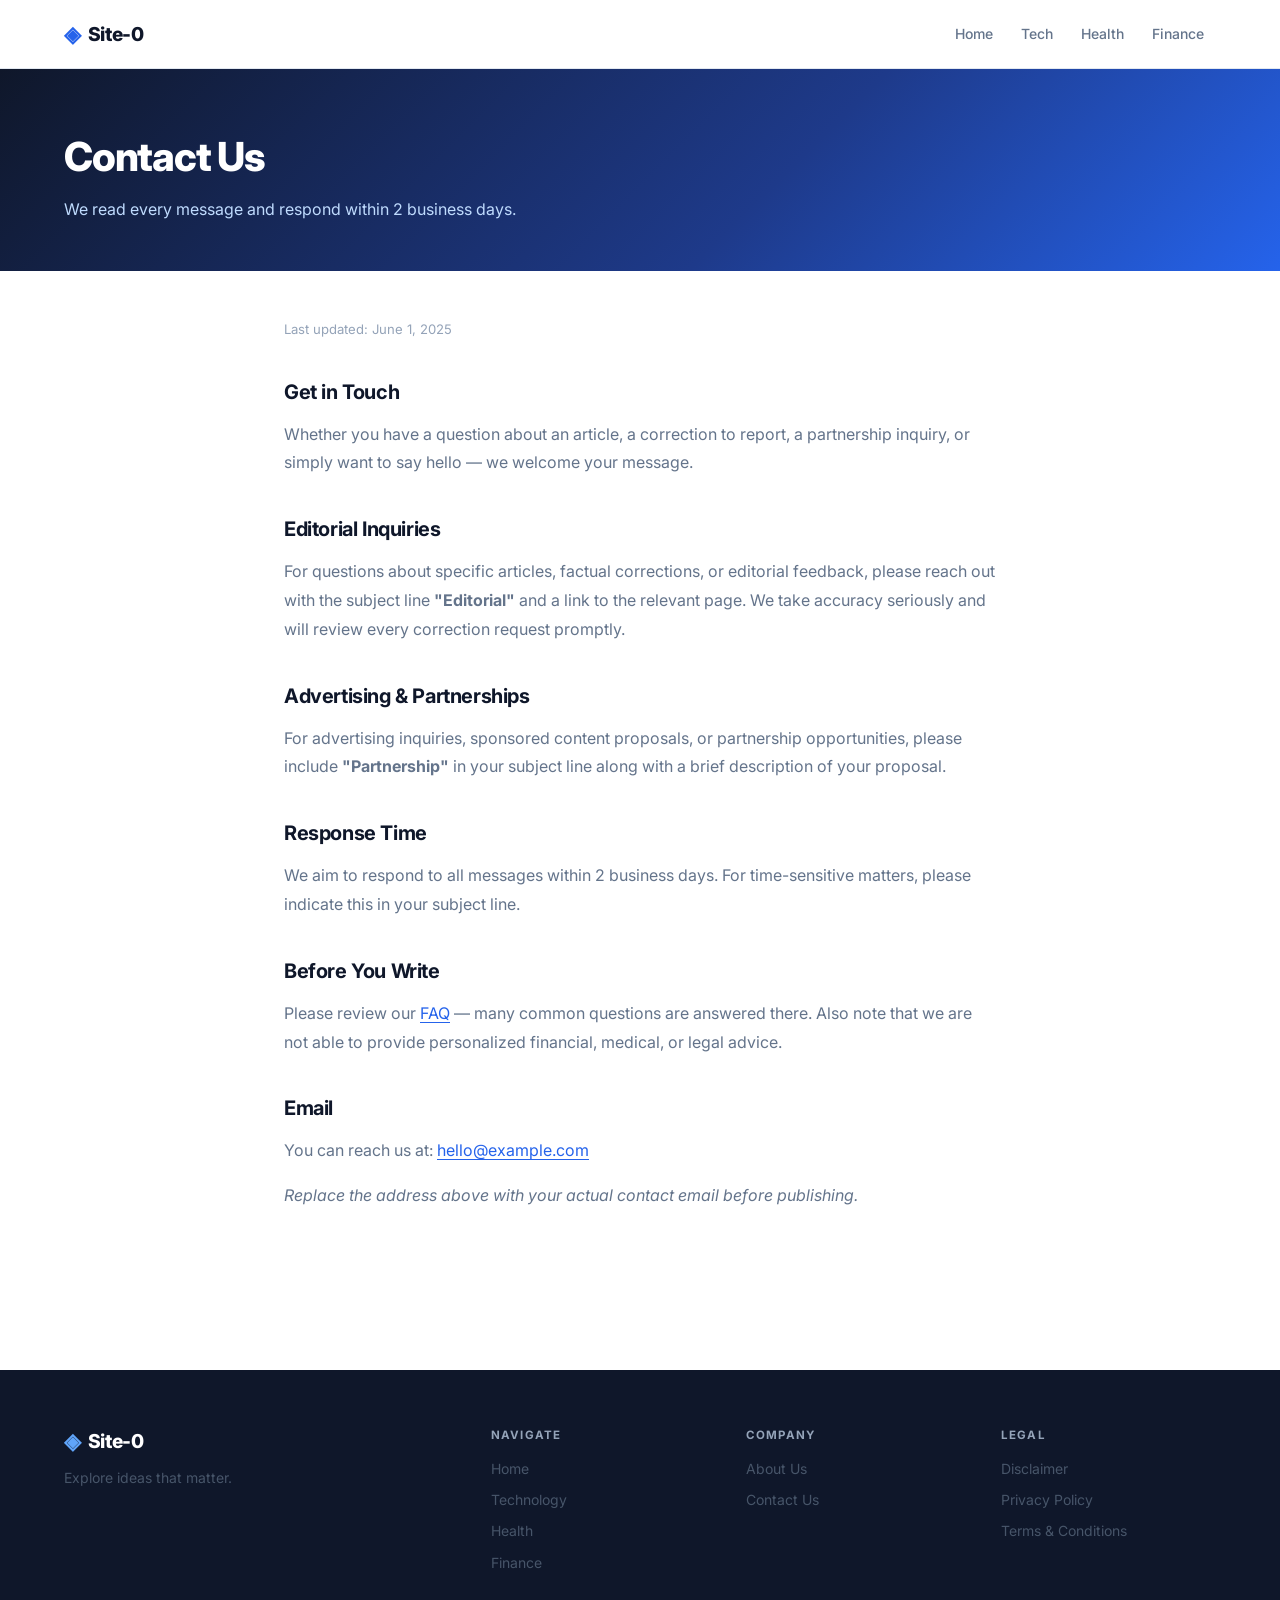
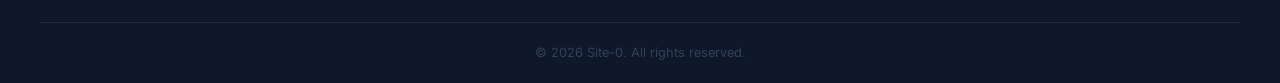
<file: contact.html>
<!DOCTYPE html>
<html lang="en">
<head>
  <meta charset="UTF-8">
  <meta name="viewport" content="width=device-width, initial-scale=1.0">
  <title>Contact Us</title>
  <link rel="preconnect" href="https://fonts.googleapis.com">
  <link rel="preconnect" href="https://fonts.gstatic.com" crossorigin>
  <link href="https://fonts.googleapis.com/css2?family=Inter:wght@400;500;600;700;800&display=swap" rel="stylesheet">
  <link rel="stylesheet" href="css/style.css?v=3">
</head>
<body>

<!-- ── Header ─────────────────────────────────────────────────────────────── -->
<header class="site-header">
  <div class="container header-inner">
    <a href="index.html" class="site-logo">
      <span class="logo-icon">◈</span>
      <span class="logo-text" id="logo-name">The Daily Insight</span>
    </a>
    <nav class="header-nav">
      <a href="index.html" class="nav-link">Home</a>
      <a href="index.html?cat=Technology" class="nav-link">Tech</a>
      <a href="index.html?cat=Health" class="nav-link">Health</a>
      <a href="index.html?cat=Finance" class="nav-link">Finance</a>
    </nav>
  </div>
</header>

<!-- ── Hero ────────────────────────────────────────────────────────────────── -->
<div class="static-page-hero">
  <div class="container">
    <h1>Contact Us</h1>
    <p>We read every message and respond within 2 business days.</p>
  </div>
</div>

<!-- ── Content ─────────────────────────────────────────────────────────────── -->
<main>
  <div class="static-page-body">
    <span class="last-updated">Last updated: June 1, 2025</span>
    <h2>Get in Touch</h2>
    <p>Whether you have a question about an article, a correction to report, a partnership inquiry, or simply want to say hello — we welcome your message.</p>

    <h2>Editorial Inquiries</h2>
    <p>For questions about specific articles, factual corrections, or editorial feedback, please reach out with the subject line <strong>"Editorial"</strong> and a link to the relevant page. We take accuracy seriously and will review every correction request promptly.</p>

    <h2>Advertising &amp; Partnerships</h2>
    <p>For advertising inquiries, sponsored content proposals, or partnership opportunities, please include <strong>"Partnership"</strong> in your subject line along with a brief description of your proposal.</p>

    <h2>Response Time</h2>
    <p>We aim to respond to all messages within 2 business days. For time-sensitive matters, please indicate this in your subject line.</p>

    <h2>Before You Write</h2>
    <p>Please review our <a href="faq.html">FAQ</a> — many common questions are answered there. Also note that we are not able to provide personalized financial, medical, or legal advice.</p>

    <h2>Email</h2>
    <p>You can reach us at: <a href="mailto:hello@example.com">hello@example.com</a></p>
    <p><em>Replace the address above with your actual contact email before publishing.</em></p>
  </div>
</main>

<!-- ── Footer ─────────────────────────────────────────────────────────────── -->
<footer class="site-footer">
  <div class="container footer-grid">
    <div class="footer-brand">
      <a href="index.html" class="site-logo footer-logo">
        <span class="logo-icon">◈</span>
        <span class="logo-text" id="footer-site-name">The Daily Insight</span>
      </a>
      <p class="footer-desc">Explore ideas that matter.</p>
    </div>
    <div class="footer-col">
      <h4 class="footer-col-title">Navigate</h4>
      <a href="index.html">Home</a>
      <a href="index.html?cat=Technology">Technology</a>
      <a href="index.html?cat=Health">Health</a>
      <a href="index.html?cat=Finance">Finance</a>
    </div>
    <div class="footer-col">
      <h4 class="footer-col-title">Company</h4>
      <a href="about.html">About Us</a>
      <a href="contact.html">Contact Us</a>
    </div>
    <div class="footer-col">
      <h4 class="footer-col-title">Legal</h4>
      <a href="disclaimer.html">Disclaimer</a>
      <a href="privacy-policy.html">Privacy Policy</a>
      <a href="terms.html">Terms &amp; Conditions</a>
    </div>
  </div>
  <div class="footer-bottom">
    <p id="footer-text">© 2025 The Daily Insight. All rights reserved.</p>
  </div>
</footer>

<script src="js/site.js"></script>
</body>
</html>
</file>
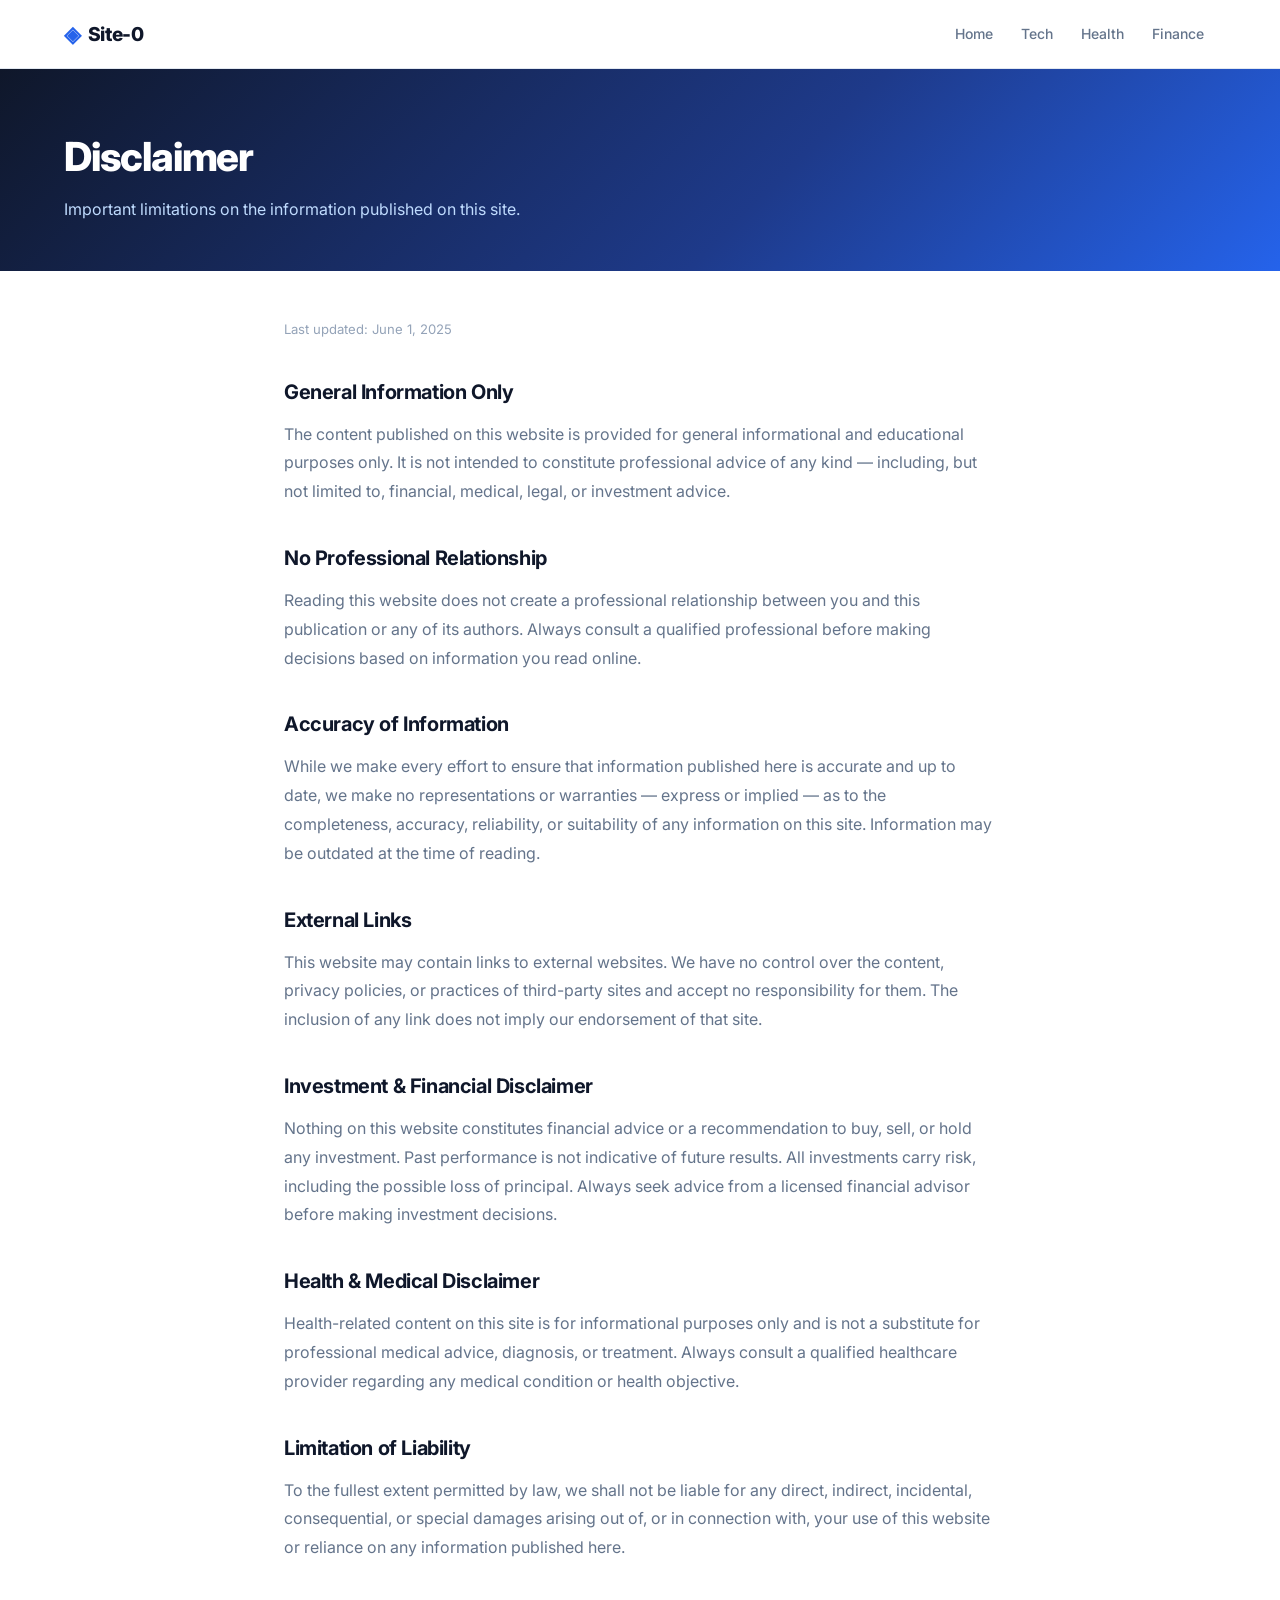
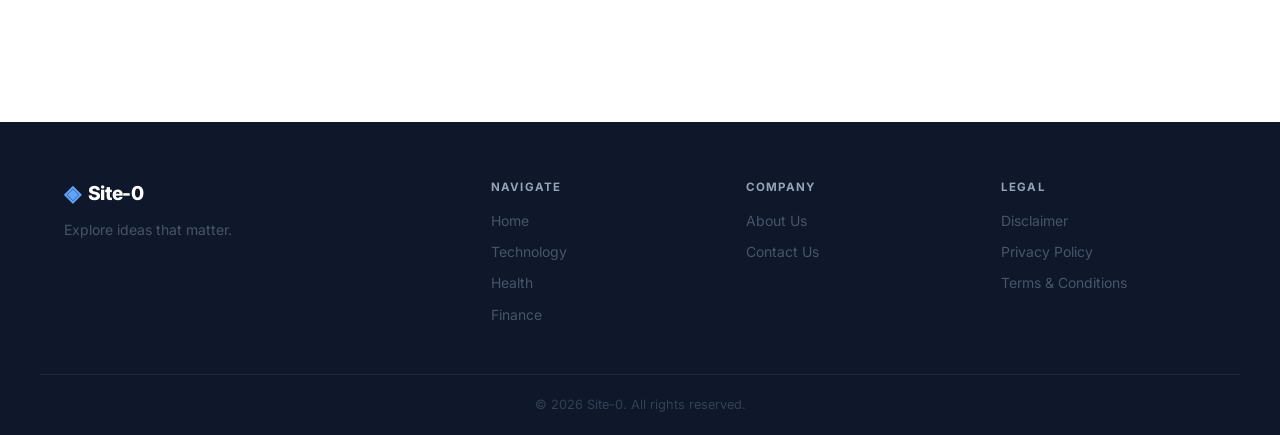
<file: disclaimer.html>
<!DOCTYPE html>
<html lang="en">
<head>
  <meta charset="UTF-8">
  <meta name="viewport" content="width=device-width, initial-scale=1.0">
  <title>Disclaimer</title>
  <link rel="preconnect" href="https://fonts.googleapis.com">
  <link rel="preconnect" href="https://fonts.gstatic.com" crossorigin>
  <link href="https://fonts.googleapis.com/css2?family=Inter:wght@400;500;600;700;800&display=swap" rel="stylesheet">
  <link rel="stylesheet" href="css/style.css?v=3">
</head>
<body>

<!-- ── Header ─────────────────────────────────────────────────────────────── -->
<header class="site-header">
  <div class="container header-inner">
    <a href="index.html" class="site-logo">
      <span class="logo-icon">◈</span>
      <span class="logo-text" id="logo-name">The Daily Insight</span>
    </a>
    <nav class="header-nav">
      <a href="index.html" class="nav-link">Home</a>
      <a href="index.html?cat=Technology" class="nav-link">Tech</a>
      <a href="index.html?cat=Health" class="nav-link">Health</a>
      <a href="index.html?cat=Finance" class="nav-link">Finance</a>
    </nav>
  </div>
</header>

<!-- ── Hero ────────────────────────────────────────────────────────────────── -->
<div class="static-page-hero">
  <div class="container">
    <h1>Disclaimer</h1>
    <p>Important limitations on the information published on this site.</p>
  </div>
</div>

<!-- ── Content ─────────────────────────────────────────────────────────────── -->
<main>
  <div class="static-page-body">
    <span class="last-updated">Last updated: June 1, 2025</span>
    <h2>General Information Only</h2>
    <p>The content published on this website is provided for general informational and educational purposes only. It is not intended to constitute professional advice of any kind — including, but not limited to, financial, medical, legal, or investment advice.</p>

    <h2>No Professional Relationship</h2>
    <p>Reading this website does not create a professional relationship between you and this publication or any of its authors. Always consult a qualified professional before making decisions based on information you read online.</p>

    <h2>Accuracy of Information</h2>
    <p>While we make every effort to ensure that information published here is accurate and up to date, we make no representations or warranties — express or implied — as to the completeness, accuracy, reliability, or suitability of any information on this site. Information may be outdated at the time of reading.</p>

    <h2>External Links</h2>
    <p>This website may contain links to external websites. We have no control over the content, privacy policies, or practices of third-party sites and accept no responsibility for them. The inclusion of any link does not imply our endorsement of that site.</p>

    <h2>Investment &amp; Financial Disclaimer</h2>
    <p>Nothing on this website constitutes financial advice or a recommendation to buy, sell, or hold any investment. Past performance is not indicative of future results. All investments carry risk, including the possible loss of principal. Always seek advice from a licensed financial advisor before making investment decisions.</p>

    <h2>Health &amp; Medical Disclaimer</h2>
    <p>Health-related content on this site is for informational purposes only and is not a substitute for professional medical advice, diagnosis, or treatment. Always consult a qualified healthcare provider regarding any medical condition or health objective.</p>

    <h2>Limitation of Liability</h2>
    <p>To the fullest extent permitted by law, we shall not be liable for any direct, indirect, incidental, consequential, or special damages arising out of, or in connection with, your use of this website or reliance on any information published here.</p>
  </div>
</main>

<!-- ── Footer ─────────────────────────────────────────────────────────────── -->
<footer class="site-footer">
  <div class="container footer-grid">
    <div class="footer-brand">
      <a href="index.html" class="site-logo footer-logo">
        <span class="logo-icon">◈</span>
        <span class="logo-text" id="footer-site-name">The Daily Insight</span>
      </a>
      <p class="footer-desc">Explore ideas that matter.</p>
    </div>
    <div class="footer-col">
      <h4 class="footer-col-title">Navigate</h4>
      <a href="index.html">Home</a>
      <a href="index.html?cat=Technology">Technology</a>
      <a href="index.html?cat=Health">Health</a>
      <a href="index.html?cat=Finance">Finance</a>
    </div>
    <div class="footer-col">
      <h4 class="footer-col-title">Company</h4>
      <a href="about.html">About Us</a>
      <a href="contact.html">Contact Us</a>
    </div>
    <div class="footer-col">
      <h4 class="footer-col-title">Legal</h4>
      <a href="disclaimer.html">Disclaimer</a>
      <a href="privacy-policy.html">Privacy Policy</a>
      <a href="terms.html">Terms &amp; Conditions</a>
    </div>
  </div>
  <div class="footer-bottom">
    <p id="footer-text">© 2025 The Daily Insight. All rights reserved.</p>
  </div>
</footer>

<script src="js/site.js"></script>
</body>
</html>
</file>
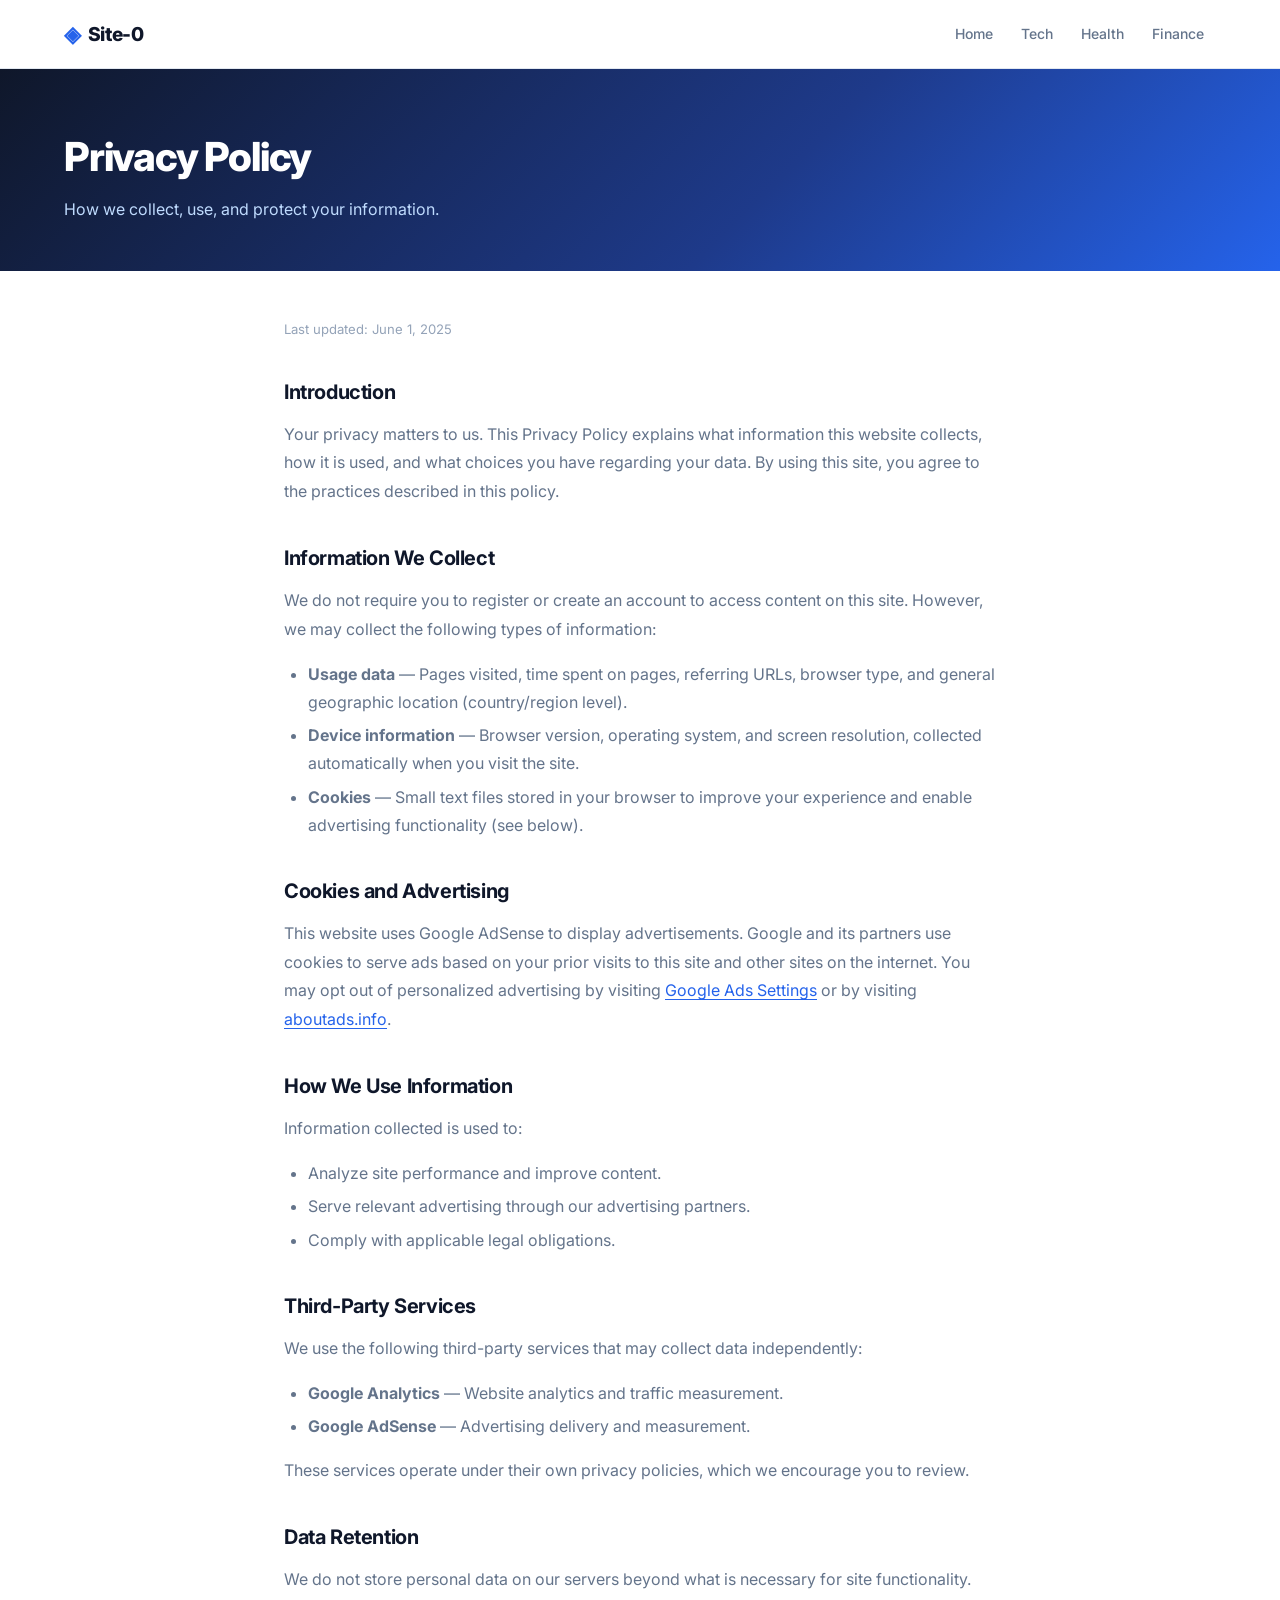
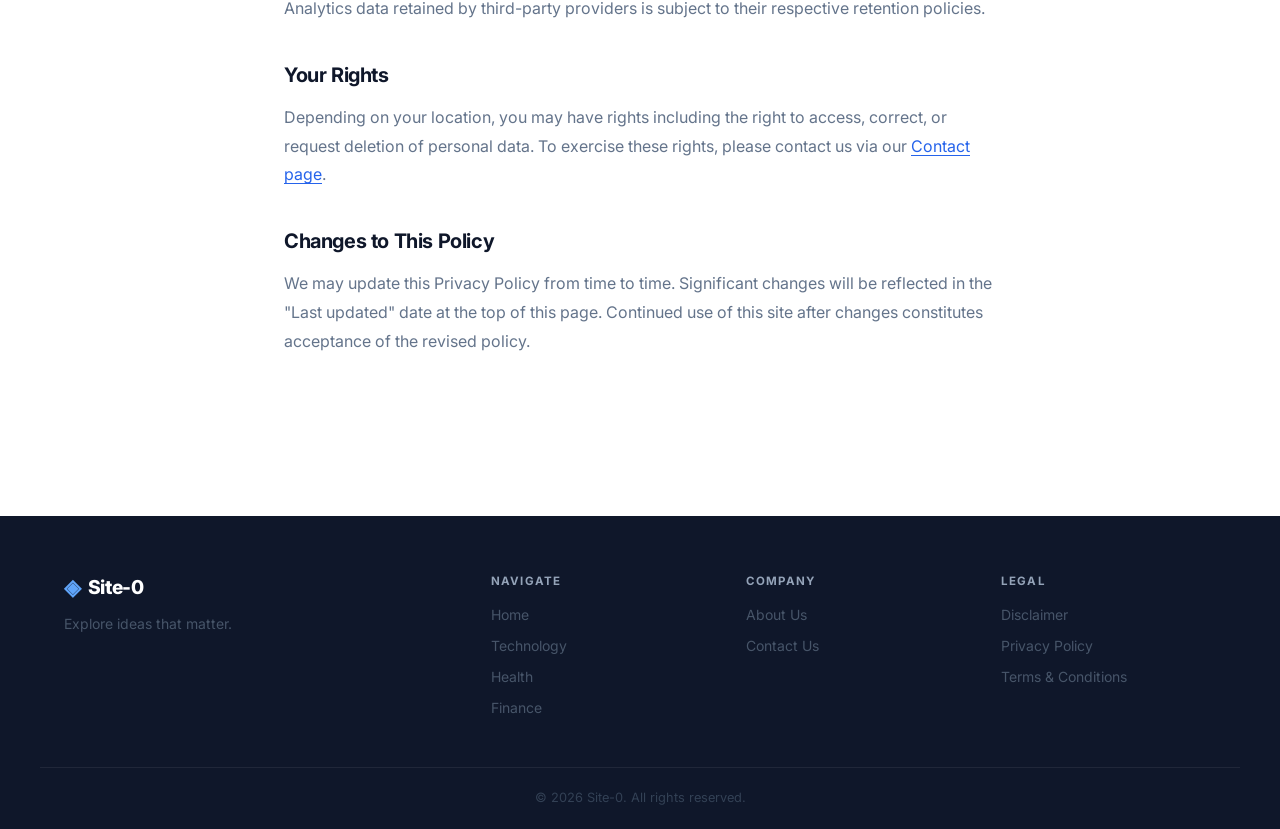
<file: privacy-policy.html>
<!DOCTYPE html>
<html lang="en">
<head>
  <meta charset="UTF-8">
  <meta name="viewport" content="width=device-width, initial-scale=1.0">
  <title>Privacy Policy</title>
  <link rel="preconnect" href="https://fonts.googleapis.com">
  <link rel="preconnect" href="https://fonts.gstatic.com" crossorigin>
  <link href="https://fonts.googleapis.com/css2?family=Inter:wght@400;500;600;700;800&display=swap" rel="stylesheet">
  <link rel="stylesheet" href="css/style.css?v=3">
</head>
<body>

<!-- ── Header ─────────────────────────────────────────────────────────────── -->
<header class="site-header">
  <div class="container header-inner">
    <a href="index.html" class="site-logo">
      <span class="logo-icon">◈</span>
      <span class="logo-text" id="logo-name">The Daily Insight</span>
    </a>
    <nav class="header-nav">
      <a href="index.html" class="nav-link">Home</a>
      <a href="index.html?cat=Technology" class="nav-link">Tech</a>
      <a href="index.html?cat=Health" class="nav-link">Health</a>
      <a href="index.html?cat=Finance" class="nav-link">Finance</a>
    </nav>
  </div>
</header>

<!-- ── Hero ────────────────────────────────────────────────────────────────── -->
<div class="static-page-hero">
  <div class="container">
    <h1>Privacy Policy</h1>
    <p>How we collect, use, and protect your information.</p>
  </div>
</div>

<!-- ── Content ─────────────────────────────────────────────────────────────── -->
<main>
  <div class="static-page-body">
    <span class="last-updated">Last updated: June 1, 2025</span>
    <h2>Introduction</h2>
    <p>Your privacy matters to us. This Privacy Policy explains what information this website collects, how it is used, and what choices you have regarding your data. By using this site, you agree to the practices described in this policy.</p>

    <h2>Information We Collect</h2>
    <p>We do not require you to register or create an account to access content on this site. However, we may collect the following types of information:</p>
    <ul>
      <li><strong>Usage data</strong> — Pages visited, time spent on pages, referring URLs, browser type, and general geographic location (country/region level).</li>
      <li><strong>Device information</strong> — Browser version, operating system, and screen resolution, collected automatically when you visit the site.</li>
      <li><strong>Cookies</strong> — Small text files stored in your browser to improve your experience and enable advertising functionality (see below).</li>
    </ul>

    <h2>Cookies and Advertising</h2>
    <p>This website uses Google AdSense to display advertisements. Google and its partners use cookies to serve ads based on your prior visits to this site and other sites on the internet. You may opt out of personalized advertising by visiting <a href="https://www.google.com/settings/ads" target="_blank" rel="noopener">Google Ads Settings</a> or by visiting <a href="https://www.aboutads.info/choices" target="_blank" rel="noopener">aboutads.info</a>.</p>

    <h2>How We Use Information</h2>
    <p>Information collected is used to:</p>
    <ul>
      <li>Analyze site performance and improve content.</li>
      <li>Serve relevant advertising through our advertising partners.</li>
      <li>Comply with applicable legal obligations.</li>
    </ul>

    <h2>Third-Party Services</h2>
    <p>We use the following third-party services that may collect data independently:</p>
    <ul>
      <li><strong>Google Analytics</strong> — Website analytics and traffic measurement.</li>
      <li><strong>Google AdSense</strong> — Advertising delivery and measurement.</li>
    </ul>
    <p>These services operate under their own privacy policies, which we encourage you to review.</p>

    <h2>Data Retention</h2>
    <p>We do not store personal data on our servers beyond what is necessary for site functionality. Analytics data retained by third-party providers is subject to their respective retention policies.</p>

    <h2>Your Rights</h2>
    <p>Depending on your location, you may have rights including the right to access, correct, or request deletion of personal data. To exercise these rights, please contact us via our <a href="contact.html">Contact page</a>.</p>

    <h2>Changes to This Policy</h2>
    <p>We may update this Privacy Policy from time to time. Significant changes will be reflected in the "Last updated" date at the top of this page. Continued use of this site after changes constitutes acceptance of the revised policy.</p>
  </div>
</main>

<!-- ── Footer ─────────────────────────────────────────────────────────────── -->
<footer class="site-footer">
  <div class="container footer-grid">
    <div class="footer-brand">
      <a href="index.html" class="site-logo footer-logo">
        <span class="logo-icon">◈</span>
        <span class="logo-text" id="footer-site-name">The Daily Insight</span>
      </a>
      <p class="footer-desc">Explore ideas that matter.</p>
    </div>
    <div class="footer-col">
      <h4 class="footer-col-title">Navigate</h4>
      <a href="index.html">Home</a>
      <a href="index.html?cat=Technology">Technology</a>
      <a href="index.html?cat=Health">Health</a>
      <a href="index.html?cat=Finance">Finance</a>
    </div>
    <div class="footer-col">
      <h4 class="footer-col-title">Company</h4>
      <a href="about.html">About Us</a>
      <a href="contact.html">Contact Us</a>
    </div>
    <div class="footer-col">
      <h4 class="footer-col-title">Legal</h4>
      <a href="disclaimer.html">Disclaimer</a>
      <a href="privacy-policy.html">Privacy Policy</a>
      <a href="terms.html">Terms &amp; Conditions</a>
    </div>
  </div>
  <div class="footer-bottom">
    <p id="footer-text">© 2025 The Daily Insight. All rights reserved.</p>
  </div>
</footer>

<script src="js/site.js"></script>
</body>
</html>
</file>
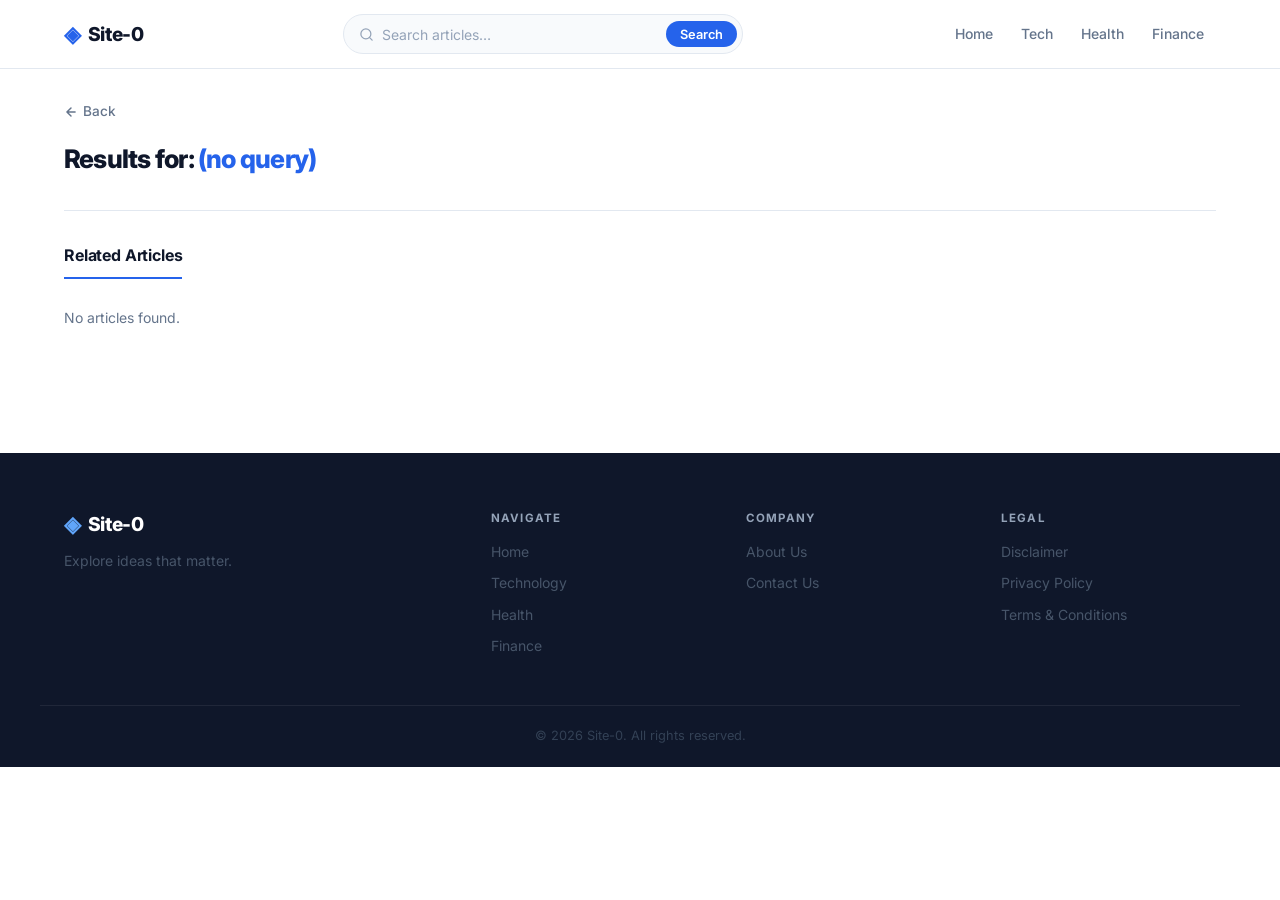
<file: results.html>
<!DOCTYPE html>
<html lang="en">
<head>
  <meta charset="UTF-8">
  <meta name="viewport" content="width=device-width, initial-scale=1.0">
  <title>Search Results</title>
  <link rel="preconnect" href="https://fonts.googleapis.com">
  <link rel="preconnect" href="https://fonts.gstatic.com" crossorigin>
  <link href="https://fonts.googleapis.com/css2?family=Inter:wght@400;500;600;700;800&display=swap" rel="stylesheet">
  <link rel="stylesheet" href="css/style.css?v=3">

  <!-- Google AFS / CSA -->
  <script async="async" src="https://www.google.com/adsense/search/ads.js"></script>
  <script type="text/javascript" charset="utf-8">
    (function(g,o){g[o]=g[o]||function(){(g[o]['q']=g[o]['q']||[]).push(
      arguments)},g[o]['t']=1*new Date})(window,'_googCsa');
  </script>
</head>
<body>

<!-- ── Header ─────────────────────────────────────────────────────────────── -->
<header class="site-header">
  <div class="container header-inner">
    <a href="index.html" class="site-logo" id="site-logo">
      <span class="logo-icon">◈</span>
      <span class="logo-text">The Daily Insight</span>
    </a>
    <div class="header-search-compact">
      <div class="search-box-compact">
        <svg xmlns="http://www.w3.org/2000/svg" width="15" height="15" viewBox="0 0 24 24" fill="none"
             stroke="currentColor" stroke-width="2" stroke-linecap="round" stroke-linejoin="round">
          <circle cx="11" cy="11" r="8"/><path d="m21 21-4.35-4.35"/>
        </svg>
        <input type="text" id="header-search-input" placeholder="Search articles…" autocomplete="off">
        <button id="header-search-btn">Search</button>
      </div>
    </div>
    <nav class="header-nav">
      <a href="index.html" class="nav-link">Home</a>
      <a href="index.html?cat=Technology" class="nav-link">Tech</a>
      <a href="index.html?cat=Health" class="nav-link">Health</a>
      <a href="index.html?cat=Finance" class="nav-link">Finance</a>
    </nav>
  </div>
</header>

<!-- ── Main ───────────────────────────────────────────────────────────────── -->
<main>
  <div class="container">

    <div class="results-header">
      <a href="javascript:history.back()" class="results-back">
        <svg xmlns="http://www.w3.org/2000/svg" width="14" height="14" viewBox="0 0 24 24" fill="none"
             stroke="currentColor" stroke-width="2.5" stroke-linecap="round" stroke-linejoin="round">
          <path d="M19 12H5M12 5l-7 7 7 7"/>
        </svg>
        Back
      </a>
      <div class="results-query">Results for: <span id="query-display"></span></div>
      <p id="results-subtitle" style="color:var(--text-muted);font-size:.875rem;margin-top:.25rem;"></p>
    </div>

    <!-- Loading -->
    <div id="results-loading" class="loading">
      <div class="spinner"></div>
      <p>Loading results…</p>
    </div>

    <!-- Results layout -->
    <div id="results-body" style="display:none;" class="results-layout">

      <div>
        <!-- AFS Ad — Google renders ads inside this container -->
        <div class="results-ad-section" id="results-ad-section">
          <div id="afscontainer1"></div>
        </div>

        <!-- Related Articles -->
        <h2 class="related-articles-title">Related Articles</h2>
        <div id="related-articles-main">
          <div class="loading" style="padding:1rem 0;">
            <div class="spinner" style="width:1.5rem;height:1.5rem;border-width:2px;"></div>
          </div>
        </div>
      </div>

      <!-- Sidebar -->
      <aside>
        <div class="widget" id="more-terms-widget" style="display:none;">
          <h3 class="widget-title">More Searches</h3>
          <div class="search-chips" id="more-terms-chips"
               style="flex-direction:column;gap:.4rem;"></div>
        </div>
        <div class="widget" id="categories-widget">
          <h3 class="widget-title">Browse Categories</h3>
          <div id="categories-chips" class="search-chips" style="flex-wrap:wrap;gap:.45rem;"></div>
        </div>
      </aside>

    </div>
  </div>
</main>

<!-- ── Footer ─────────────────────────────────────────────────────────────── -->
<footer class="site-footer">
  <div class="container footer-grid">
    <div class="footer-brand">
      <a href="index.html" class="site-logo footer-logo">
        <span class="logo-icon">◈</span>
        <span class="logo-text" id="footer-site-name">The Daily Insight</span>
      </a>
      <p class="footer-desc">Explore ideas that matter.</p>
    </div>
    <div class="footer-col">
      <h4 class="footer-col-title">Navigate</h4>
      <a href="index.html">Home</a>
      <a href="index.html?cat=Technology">Technology</a>
      <a href="index.html?cat=Health">Health</a>
      <a href="index.html?cat=Finance">Finance</a>
    </div>
    <div class="footer-col">
      <h4 class="footer-col-title">Company</h4>
      <a href="about.html">About Us</a>
      <a href="contact.html">Contact Us</a>
    </div>
    <div class="footer-col">
      <h4 class="footer-col-title">Legal</h4>
      <a href="disclaimer.html">Disclaimer</a>
      <a href="privacy-policy.html">Privacy Policy</a>
      <a href="terms.html">Terms &amp; Conditions</a>
    </div>
  </div>
  <div class="footer-bottom">
    <p id="footer-text">© 2025 The Daily Insight. All rights reserved.</p>
  </div>
</footer>


<script src="js/results.js?v=15"></script>
</body>
</html>
</file>
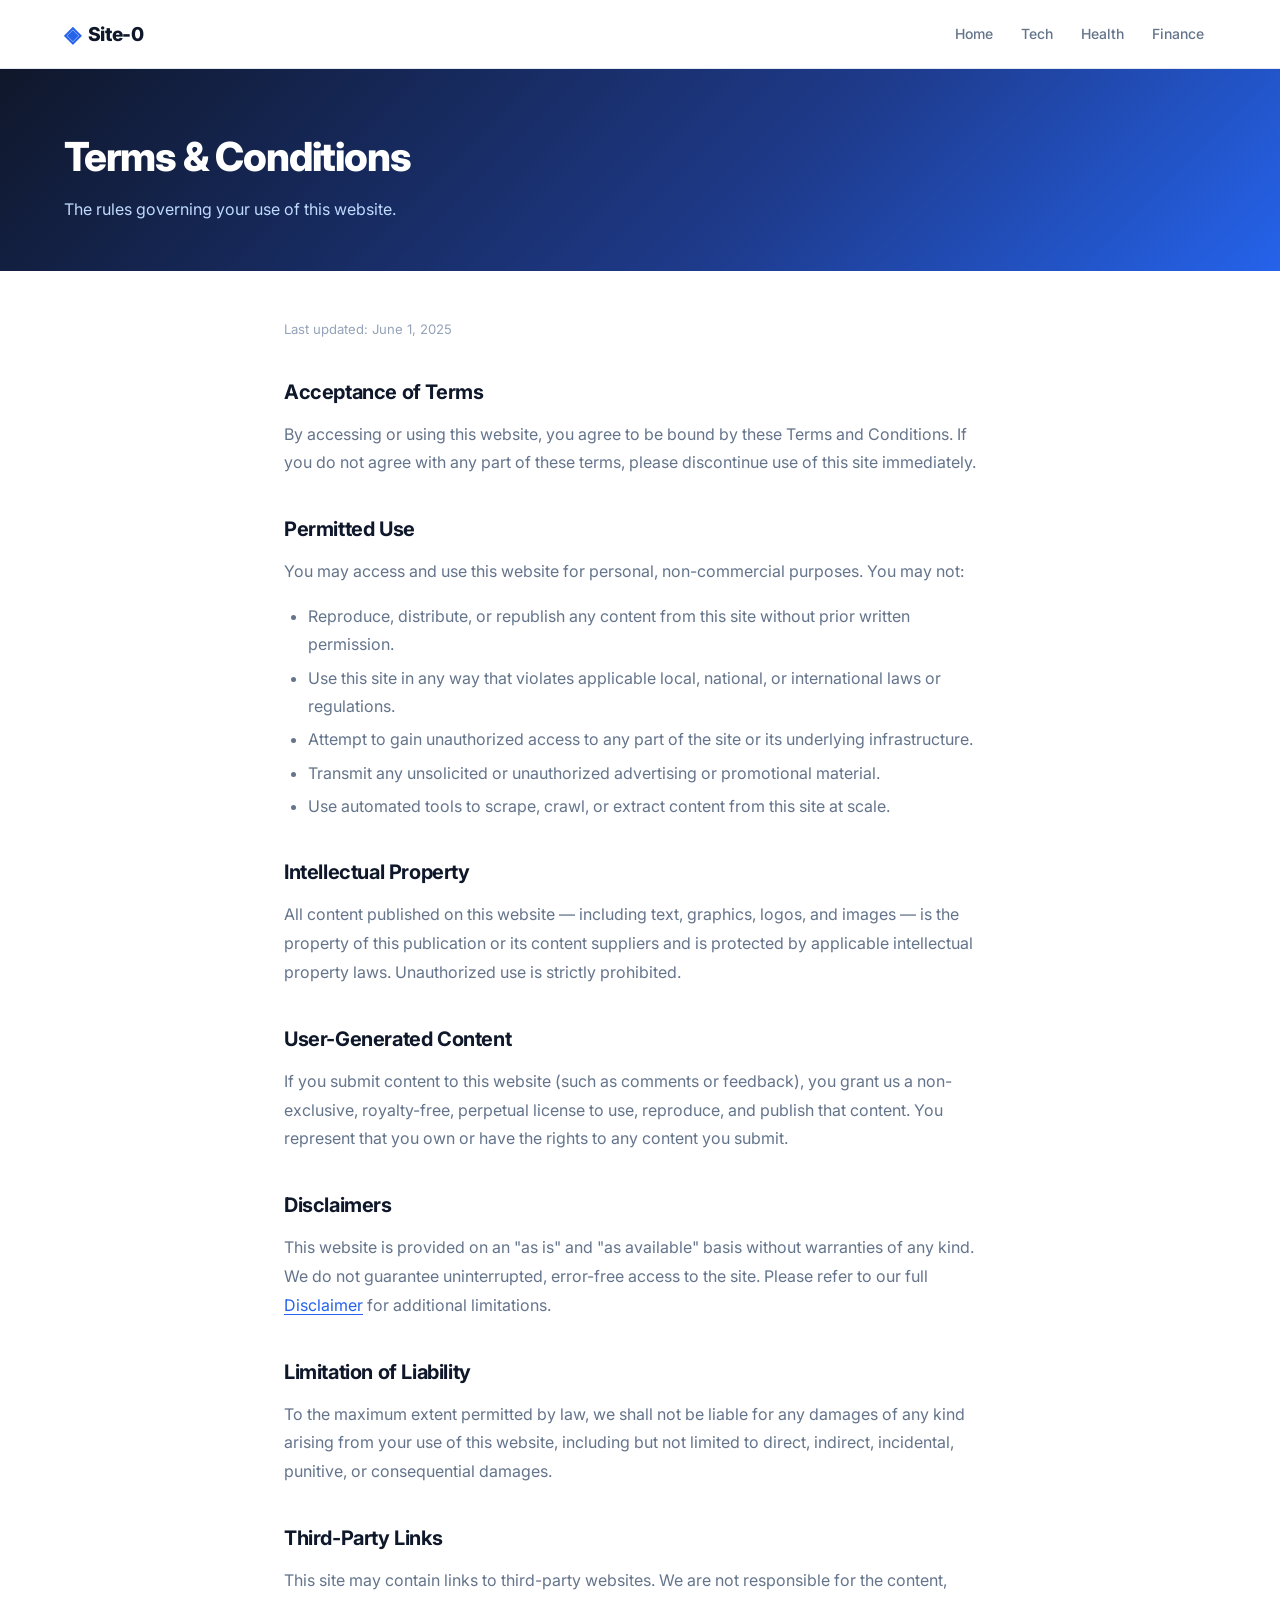
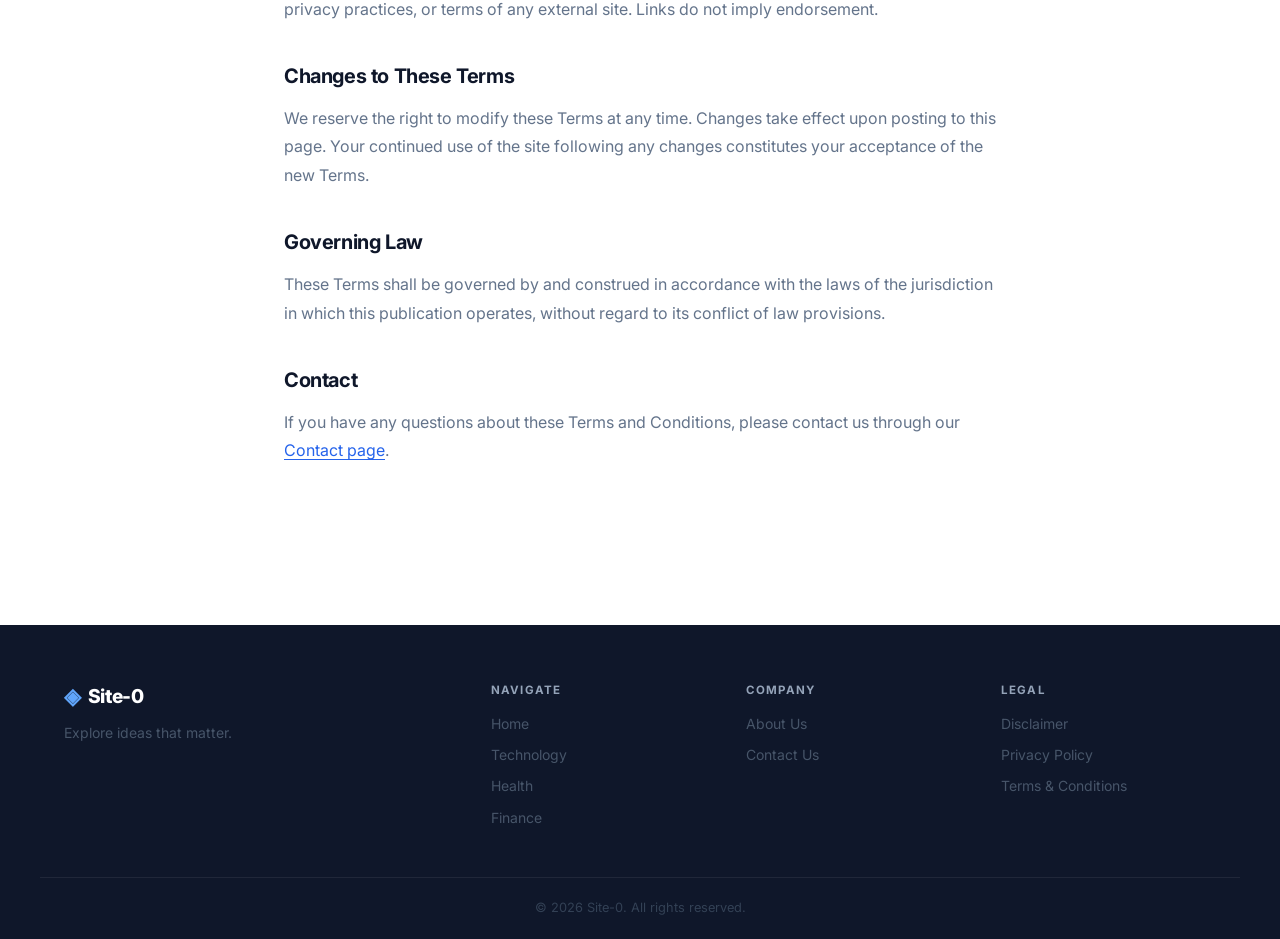
<file: terms.html>
<!DOCTYPE html>
<html lang="en">
<head>
  <meta charset="UTF-8">
  <meta name="viewport" content="width=device-width, initial-scale=1.0">
  <title>Terms and Conditions</title>
  <link rel="preconnect" href="https://fonts.googleapis.com">
  <link rel="preconnect" href="https://fonts.gstatic.com" crossorigin>
  <link href="https://fonts.googleapis.com/css2?family=Inter:wght@400;500;600;700;800&display=swap" rel="stylesheet">
  <link rel="stylesheet" href="css/style.css?v=3">
</head>
<body>

<!-- ── Header ─────────────────────────────────────────────────────────────── -->
<header class="site-header">
  <div class="container header-inner">
    <a href="index.html" class="site-logo">
      <span class="logo-icon">◈</span>
      <span class="logo-text" id="logo-name">The Daily Insight</span>
    </a>
    <nav class="header-nav">
      <a href="index.html" class="nav-link">Home</a>
      <a href="index.html?cat=Technology" class="nav-link">Tech</a>
      <a href="index.html?cat=Health" class="nav-link">Health</a>
      <a href="index.html?cat=Finance" class="nav-link">Finance</a>
    </nav>
  </div>
</header>

<!-- ── Hero ────────────────────────────────────────────────────────────────── -->
<div class="static-page-hero">
  <div class="container">
    <h1>Terms & Conditions</h1>
    <p>The rules governing your use of this website.</p>
  </div>
</div>

<!-- ── Content ─────────────────────────────────────────────────────────────── -->
<main>
  <div class="static-page-body">
    <span class="last-updated">Last updated: June 1, 2025</span>
    <h2>Acceptance of Terms</h2>
    <p>By accessing or using this website, you agree to be bound by these Terms and Conditions. If you do not agree with any part of these terms, please discontinue use of this site immediately.</p>

    <h2>Permitted Use</h2>
    <p>You may access and use this website for personal, non-commercial purposes. You may not:</p>
    <ul>
      <li>Reproduce, distribute, or republish any content from this site without prior written permission.</li>
      <li>Use this site in any way that violates applicable local, national, or international laws or regulations.</li>
      <li>Attempt to gain unauthorized access to any part of the site or its underlying infrastructure.</li>
      <li>Transmit any unsolicited or unauthorized advertising or promotional material.</li>
      <li>Use automated tools to scrape, crawl, or extract content from this site at scale.</li>
    </ul>

    <h2>Intellectual Property</h2>
    <p>All content published on this website — including text, graphics, logos, and images — is the property of this publication or its content suppliers and is protected by applicable intellectual property laws. Unauthorized use is strictly prohibited.</p>

    <h2>User-Generated Content</h2>
    <p>If you submit content to this website (such as comments or feedback), you grant us a non-exclusive, royalty-free, perpetual license to use, reproduce, and publish that content. You represent that you own or have the rights to any content you submit.</p>

    <h2>Disclaimers</h2>
    <p>This website is provided on an "as is" and "as available" basis without warranties of any kind. We do not guarantee uninterrupted, error-free access to the site. Please refer to our full <a href="disclaimer.html">Disclaimer</a> for additional limitations.</p>

    <h2>Limitation of Liability</h2>
    <p>To the maximum extent permitted by law, we shall not be liable for any damages of any kind arising from your use of this website, including but not limited to direct, indirect, incidental, punitive, or consequential damages.</p>

    <h2>Third-Party Links</h2>
    <p>This site may contain links to third-party websites. We are not responsible for the content, privacy practices, or terms of any external site. Links do not imply endorsement.</p>

    <h2>Changes to These Terms</h2>
    <p>We reserve the right to modify these Terms at any time. Changes take effect upon posting to this page. Your continued use of the site following any changes constitutes your acceptance of the new Terms.</p>

    <h2>Governing Law</h2>
    <p>These Terms shall be governed by and construed in accordance with the laws of the jurisdiction in which this publication operates, without regard to its conflict of law provisions.</p>

    <h2>Contact</h2>
    <p>If you have any questions about these Terms and Conditions, please contact us through our <a href="contact.html">Contact page</a>.</p>
  </div>
</main>

<!-- ── Footer ─────────────────────────────────────────────────────────────── -->
<footer class="site-footer">
  <div class="container footer-grid">
    <div class="footer-brand">
      <a href="index.html" class="site-logo footer-logo">
        <span class="logo-icon">◈</span>
        <span class="logo-text" id="footer-site-name">The Daily Insight</span>
      </a>
      <p class="footer-desc">Explore ideas that matter.</p>
    </div>
    <div class="footer-col">
      <h4 class="footer-col-title">Navigate</h4>
      <a href="index.html">Home</a>
      <a href="index.html?cat=Technology">Technology</a>
      <a href="index.html?cat=Health">Health</a>
      <a href="index.html?cat=Finance">Finance</a>
    </div>
    <div class="footer-col">
      <h4 class="footer-col-title">Company</h4>
      <a href="about.html">About Us</a>
      <a href="contact.html">Contact Us</a>
    </div>
    <div class="footer-col">
      <h4 class="footer-col-title">Legal</h4>
      <a href="disclaimer.html">Disclaimer</a>
      <a href="privacy-policy.html">Privacy Policy</a>
      <a href="terms.html">Terms &amp; Conditions</a>
    </div>
  </div>
  <div class="footer-bottom">
    <p id="footer-text">© 2025 The Daily Insight. All rights reserved.</p>
  </div>
</footer>

<script src="js/site.js"></script>
</body>
</html>
</file>
<file: css/style.css>
/* ── CSS Variables ─────────────────────────────────────────────────────────── */
:root {
  --primary:       #2563eb;
  --primary-dark:  #1d4ed8;
  --primary-light: #eff6ff;
  --accent:        #f59e0b;
  --text:          #0f172a;
  --text-muted:    #64748b;
  --text-light:    #94a3b8;
  --bg:            #ffffff;
  --bg-alt:        #f8fafc;
  --border:        #e2e8f0;
  --border-dark:   #cbd5e1;
  --card-shadow:   0 1px 4px rgba(0,0,0,.06), 0 2px 8px rgba(0,0,0,.04);
  --card-shadow-h: 0 8px 24px rgba(0,0,0,.12);
  --radius:        1rem;
  --radius-sm:     .5rem;
  --transition:    .2s ease;
  --max-width:     1200px;

  /* Category color palette */
  --cat-technology:  #3b82f6;
  --cat-programming: #8b5cf6;
  --cat-health:      #10b981;
  --cat-finance:     #f59e0b;
  --cat-career:      #ef4444;
  --cat-travel:      #06b6d4;
  --cat-food:        #f97316;
  --cat-science:     #6366f1;
  --cat-lifestyle:   #ec4899;
  --cat-default:     #64748b;
}

@media (prefers-color-scheme: dark) {
  :root {
    --text:        #f1f5f9;
    --text-muted:  #94a3b8;
    --text-light:  #64748b;
    --bg:          #0f172a;
    --bg-alt:      #1e293b;
    --border:      #1e293b;
    --border-dark: #334155;
    --card-shadow: 0 1px 4px rgba(0,0,0,.3);
    --card-shadow-h: 0 8px 24px rgba(0,0,0,.4);
    --primary-light: #1e3a5f;
  }
}

/* ── Reset ────────────────────────────────────────────────────────────────── */
*, *::before, *::after { box-sizing: border-box; margin: 0; padding: 0; }
html { font-size: 16px; scroll-behavior: smooth; }

body {
  font-family: 'Inter', -apple-system, BlinkMacSystemFont, 'Segoe UI', sans-serif;
  background: var(--bg);
  color: var(--text);
  line-height: 1.6;
  min-height: 100vh;
}

a { color: var(--primary); text-decoration: none; transition: color var(--transition); }
a:hover { color: var(--primary-dark); }
img { max-width: 100%; height: auto; }

/* ── Layout ───────────────────────────────────────────────────────────────── */
.container { max-width: var(--max-width); margin: 0 auto; padding: 0 1.5rem; }

/* ── Header ───────────────────────────────────────────────────────────────── */
.site-header {
  background: rgba(255,255,255,.95);
  backdrop-filter: blur(12px);
  border-bottom: 1px solid var(--border);
  position: sticky;
  top: 0;
  z-index: 100;
}

@media (prefers-color-scheme: dark) {
  .site-header { background: rgba(15,23,42,.95); }
}

.header-inner {
  display: flex;
  align-items: center;
  justify-content: space-between;
  height: 68px;
  gap: 1.5rem;
}

.site-logo {
  display: flex;
  align-items: center;
  gap: .45rem;
  font-weight: 800;
  font-size: 1.2rem;
  color: var(--text);
  white-space: nowrap;
  letter-spacing: -.02em;
}
.site-logo:hover { color: var(--primary); }
.logo-icon {
  color: var(--primary);
  font-size: 1.4rem;
  line-height: 1;
}

.header-nav {
  display: flex;
  align-items: center;
  gap: .25rem;
}
.nav-link {
  color: var(--text-muted);
  font-size: .875rem;
  font-weight: 500;
  padding: .4rem .75rem;
  border-radius: var(--radius-sm);
  transition: all var(--transition);
}
.nav-link:hover, .nav-link.active { color: var(--primary); background: var(--primary-light); }

.btn-admin {
  background: var(--primary);
  color: #fff !important;
  padding: .4rem .9rem;
  border-radius: var(--radius-sm);
  font-size: .85rem;
  font-weight: 600;
  margin-left: .5rem;
}
.btn-admin:hover { background: var(--primary-dark); }

.mobile-menu-btn {
  display: none;
  flex-direction: column;
  gap: 5px;
  background: none;
  border: none;
  cursor: pointer;
  padding: .5rem;
}
.mobile-menu-btn span {
  display: block;
  width: 22px;
  height: 2px;
  background: var(--text);
  border-radius: 2px;
  transition: var(--transition);
}

@media (max-width: 768px) {
  .header-nav { display: none; }
  .mobile-menu-btn { display: flex; }
}

/* ── Hero Banner ──────────────────────────────────────────────────────────── */
.hero-banner {
  position: relative;
  background: linear-gradient(135deg, #0f172a 0%, #1e3a8a 45%, #1e40af 70%, #2563eb 100%);
  overflow: hidden;
  padding: 5rem 0 4rem;
  color: #fff;
}

.hero-bg-shapes {
  position: absolute;
  inset: 0;
  pointer-events: none;
  overflow: hidden;
}
.shape {
  position: absolute;
  border-radius: 50%;
  opacity: .08;
  background: #fff;
}
.shape-1 { width: 600px; height: 600px; top: -200px; right: -150px; }
.shape-2 { width: 350px; height: 350px; bottom: -100px; left: -80px; }
.shape-3 { width: 200px; height: 200px; top: 60%; right: 20%; opacity: .05; }

.hero-inner {
  position: relative;
  display: flex;
  align-items: center;
  justify-content: space-between;
  gap: 3rem;
}

.hero-text { flex: 1; max-width: 640px; }

.hero-label {
  display: inline-flex;
  align-items: center;
  gap: .4rem;
  font-size: .8rem;
  font-weight: 600;
  letter-spacing: .12em;
  text-transform: uppercase;
  color: #93c5fd;
  margin-bottom: 1.25rem;
}

.hero-title {
  font-size: clamp(2rem, 5vw, 3.25rem);
  font-weight: 800;
  line-height: 1.15;
  letter-spacing: -.03em;
  margin-bottom: 1.25rem;
  color: #fff;
}

.hero-subtitle {
  font-size: 1.1rem;
  color: #bfdbfe;
  line-height: 1.65;
  margin-bottom: 2rem;
  max-width: 520px;
}

.hero-search-wrap { max-width: 480px; }

.hero-search-box {
  display: flex;
  align-items: center;
  background: rgba(255,255,255,.12);
  backdrop-filter: blur(8px);
  border: 1px solid rgba(255,255,255,.25);
  border-radius: 3rem;
  padding: .35rem .35rem .35rem 1.1rem;
  gap: .75rem;
  transition: all var(--transition);
}
.hero-search-box:focus-within {
  background: rgba(255,255,255,.2);
  border-color: rgba(255,255,255,.5);
  box-shadow: 0 0 0 4px rgba(255,255,255,.1);
}
.hero-search-box svg { color: rgba(255,255,255,.6); flex-shrink: 0; }
.hero-search-box input {
  flex: 1;
  background: none;
  border: none;
  outline: none;
  color: #fff;
  font-size: .95rem;
  font-family: inherit;
}
.hero-search-box input::placeholder { color: rgba(255,255,255,.5); }
.hero-search-box button {
  background: #fff;
  color: var(--primary);
  border: none;
  border-radius: 2rem;
  padding: .55rem 1.25rem;
  font-size: .875rem;
  font-weight: 700;
  cursor: pointer;
  font-family: inherit;
  transition: var(--transition);
  white-space: nowrap;
}
.hero-search-box button:hover { background: #dbeafe; }

.hero-stats {
  display: flex;
  flex-direction: column;
  gap: 1rem;
  flex-shrink: 0;
}
.stat-card {
  background: rgba(255,255,255,.1);
  border: 1px solid rgba(255,255,255,.15);
  border-radius: var(--radius);
  padding: 1.25rem 2rem;
  text-align: center;
  backdrop-filter: blur(8px);
}
.stat-num {
  display: block;
  font-size: 2.25rem;
  font-weight: 800;
  color: #fff;
  letter-spacing: -.04em;
  line-height: 1;
}
.stat-label {
  display: block;
  font-size: .75rem;
  color: #93c5fd;
  font-weight: 500;
  letter-spacing: .08em;
  text-transform: uppercase;
  margin-top: .3rem;
}

@media (max-width: 900px) {
  .hero-stats { flex-direction: row; }
  .stat-card { padding: 1rem 1.5rem; }
}
@media (max-width: 640px) {
  .hero-inner { flex-direction: column; align-items: flex-start; }
  .hero-stats { width: 100%; }
  .stat-card { flex: 1; }
  .hero-banner { padding: 3.5rem 0 3rem; }
}

/* ── Category Bar ─────────────────────────────────────────────────────────── */
.category-bar-wrap {
  background: var(--bg);
  border-bottom: 1px solid var(--border);
  position: sticky;
  top: 68px;
  z-index: 90;
}

.category-bar {
  display: flex;
  align-items: center;
  gap: .5rem;
  padding: .85rem 0;
  overflow-x: auto;
  scrollbar-width: none;
  -ms-overflow-style: none;
}
.category-bar::-webkit-scrollbar { display: none; }

.cat-pill {
  display: inline-flex;
  align-items: center;
  gap: .4rem;
  padding: .35rem .9rem;
  border-radius: 2rem;
  font-size: .82rem;
  font-weight: 600;
  cursor: pointer;
  border: 1.5px solid var(--border);
  background: var(--bg);
  color: var(--text-muted);
  transition: all var(--transition);
  white-space: nowrap;
  font-family: inherit;
}
.cat-pill:hover {
  border-color: var(--primary);
  color: var(--primary);
  background: var(--primary-light);
}
.cat-pill.active {
  background: var(--primary);
  border-color: var(--primary);
  color: #fff;
}
.cat-pill .cat-dot {
  width: 7px; height: 7px;
  border-radius: 50%;
  background: currentColor;
  opacity: .7;
}

/* ── Main ─────────────────────────────────────────────────────────────────── */
.site-main { padding: 2.5rem 0 4rem; }

/* ── Search Notice ────────────────────────────────────────────────────────── */
.search-notice {
  display: flex;
  align-items: center;
  gap: .5rem;
  background: var(--primary-light);
  border: 1px solid #bfdbfe;
  border-radius: var(--radius-sm);
  padding: .65rem 1rem;
  font-size: .875rem;
  color: var(--primary);
  margin-bottom: 1.5rem;
}
.clear-search {
  margin-left: auto;
  color: var(--primary);
  font-weight: 600;
  font-size: .8rem;
}
.clear-search:hover { color: var(--primary-dark); }

/* ── Section Heading ──────────────────────────────────────────────────────── */
.section-heading {
  display: flex;
  align-items: baseline;
  justify-content: space-between;
  margin-bottom: 1.75rem;
  gap: 1rem;
}
.section-title {
  font-size: 1.375rem;
  font-weight: 700;
  letter-spacing: -.02em;
}
.section-count {
  font-size: .85rem;
  color: var(--text-muted);
  white-space: nowrap;
}

/* ── Article Cards Grid ───────────────────────────────────────────────────── */
.articles-grid {
  display: grid;
  grid-template-columns: repeat(3, 1fr);
  gap: 1.5rem;
}
@media (max-width: 1024px) {
  .articles-grid { grid-template-columns: repeat(2, 1fr); }
}
@media (max-width: 640px) {
  .articles-grid { grid-template-columns: 1fr; gap: 1rem; }
}

/* Featured first card spans 2 cols */
.articles-grid .article-card:first-child {
  grid-column: span 2;
}
@media (max-width: 1024px) {
  .articles-grid .article-card:first-child { grid-column: span 2; }
}
@media (max-width: 640px) {
  .articles-grid .article-card:first-child { grid-column: span 1; }
}

/* ── Article Card ─────────────────────────────────────────────────────────── */
.article-card {
  background: var(--bg);
  border: 1px solid var(--border);
  border-radius: var(--radius);
  box-shadow: var(--card-shadow);
  overflow: hidden;
  display: flex;
  flex-direction: column;
  transition: box-shadow var(--transition), transform var(--transition);
  position: relative;
}
.article-card::before {
  content: '';
  position: absolute;
  top: 0; left: 0; right: 0;
  height: 4px;
  background: var(--cat-color, var(--cat-default));
  border-radius: var(--radius) var(--radius) 0 0;
}
.article-card:hover {
  box-shadow: var(--card-shadow-h);
  transform: translateY(-3px);
}

/* Featured card (first) */
.article-card.featured {
  flex-direction: row;
  min-height: 240px;
}
.article-card.featured .card-cover-wrap {
  width: 45%;
  flex-shrink: 0;
}
.article-card.featured .card-cover {
  width: 100%;
  height: 100%;
  object-fit: cover;
}
@media (max-width: 640px) {
  .article-card.featured { flex-direction: column; }
  .article-card.featured .card-cover-wrap { width: 100%; height: 200px; }
}

.card-cover-wrap { overflow: hidden; }
.card-cover-wrap:not(.featured .card-cover-wrap) {
  height: 190px;
}
.card-cover {
  width: 100%;
  height: 100%;
  object-fit: cover;
  transition: transform .4s ease;
}
.article-card:hover .card-cover { transform: scale(1.04); }

.card-body {
  padding: 1.35rem;
  display: flex;
  flex-direction: column;
  flex: 1;
  gap: .5rem;
}

.card-meta {
  display: flex;
  align-items: center;
  gap: .6rem;
  flex-wrap: wrap;
}

/* Category badge with per-category color */
.badge {
  display: inline-flex;
  align-items: center;
  gap: .3rem;
  padding: .18rem .65rem;
  border-radius: 2rem;
  font-size: .72rem;
  font-weight: 700;
  letter-spacing: .04em;
  text-transform: uppercase;
  background: var(--cat-bg, #f1f5f9);
  color: var(--cat-color, var(--cat-default));
  border: 1px solid var(--cat-color, var(--cat-default));
  opacity: 0.9;
}
.badge::before {
  content: '';
  width: 5px; height: 5px;
  border-radius: 50%;
  background: currentColor;
}

.card-date {
  font-size: .75rem;
  color: var(--text-light);
}

.card-title {
  font-size: 1.05rem;
  font-weight: 700;
  line-height: 1.35;
  letter-spacing: -.01em;
  margin-top: .1rem;
}
.card-title a { color: var(--text); }
.card-title a:hover { color: var(--primary); }

.article-card.featured .card-title {
  font-size: 1.3rem;
}

.card-excerpt {
  font-size: .875rem;
  color: var(--text-muted);
  line-height: 1.6;
  display: -webkit-box;
  -webkit-line-clamp: 3;
  -webkit-box-orient: vertical;
  overflow: hidden;
  flex: 1;
}

.card-footer {
  display: flex;
  align-items: center;
  justify-content: space-between;
  margin-top: .75rem;
  padding-top: .75rem;
  border-top: 1px solid var(--border);
}

.card-tags { display: flex; flex-wrap: wrap; gap: .3rem; }
.tag {
  font-size: .7rem;
  background: var(--bg-alt);
  color: var(--text-muted);
  border: 1px solid var(--border);
  padding: .1rem .45rem;
  border-radius: 2rem;
}

.read-more {
  display: inline-flex;
  align-items: center;
  gap: .3rem;
  font-size: .8rem;
  font-weight: 600;
  color: var(--primary);
  white-space: nowrap;
  flex-shrink: 0;
}
.read-more svg { width: 14px; height: 14px; transition: transform var(--transition); }
.read-more:hover svg { transform: translateX(3px); }

/* ── Loading / Empty ──────────────────────────────────────────────────────── */
.loading {
  text-align: center;
  padding: 5rem 2rem;
  color: var(--text-muted);
}
.spinner {
  width: 2.25rem; height: 2.25rem;
  border: 3px solid var(--border);
  border-top-color: var(--primary);
  border-radius: 50%;
  animation: spin .7s linear infinite;
  margin: 0 auto 1rem;
}
@keyframes spin { to { transform: rotate(360deg); } }
.empty-state {
  text-align: center;
  padding: 5rem 2rem;
  color: var(--text-muted);
}
.empty-state .icon { font-size: 3rem; margin-bottom: .75rem; }
.empty-state h3 { font-size: 1.1rem; font-weight: 600; margin-bottom: .4rem; }

/* ── Pagination ───────────────────────────────────────────────────────────── */
.pagination {
  display: flex;
  justify-content: center;
  align-items: center;
  gap: .35rem;
  margin-top: 2.5rem;
}
.pagination button {
  border: 1px solid var(--border);
  background: var(--bg);
  color: var(--text);
  padding: .45rem .85rem;
  border-radius: var(--radius-sm);
  cursor: pointer;
  font-size: .875rem;
  font-family: inherit;
  transition: all var(--transition);
  font-weight: 500;
}
.pagination button:hover { border-color: var(--primary); color: var(--primary); background: var(--primary-light); }
.pagination button.active {
  background: var(--primary);
  border-color: var(--primary);
  color: #fff;
}
.pagination button:disabled { opacity: .35; cursor: default; }

/* ── Footer ───────────────────────────────────────────────────────────────── */
.site-footer {
  background: #0f172a;
  color: var(--text-light);
  padding: 3.5rem 0 0;
  margin-top: 4rem;
}

@media (prefers-color-scheme: dark) {
  .site-footer { background: #020617; }
}

.footer-grid {
  display: grid;
  grid-template-columns: 1.8fr 1fr 1fr 1fr;
  gap: 2.5rem;
  padding-bottom: 3rem;
  border-bottom: 1px solid rgba(255,255,255,.07);
}
@media (max-width: 900px) {
  .footer-grid { grid-template-columns: 1fr 1fr; }
}
@media (max-width: 540px) {
  .footer-grid { grid-template-columns: 1fr; gap: 1.5rem; }
}

.footer-logo { color: #fff; }
.footer-logo .logo-icon { color: #60a5fa; }
.footer-desc {
  font-size: .875rem;
  color: #475569;
  margin-top: .65rem;
  line-height: 1.6;
}

.footer-col { display: flex; flex-direction: column; gap: .55rem; }
.footer-col-title {
  font-size: .72rem;
  font-weight: 700;
  letter-spacing: .1em;
  text-transform: uppercase;
  color: #94a3b8;
  margin-bottom: .3rem;
}
.footer-col a {
  font-size: .875rem;
  color: #475569;
  font-weight: 400;
  transition: color var(--transition);
}
.footer-col a:hover { color: #e2e8f0; }

.footer-bottom {
  padding: 1.25rem 0;
  text-align: center;
}
.footer-bottom p { font-size: .8rem; color: #334155; }

/* ── Static Page (legal pages) ────────────────────────────────────────────── */
.static-page-hero {
  background: linear-gradient(135deg, #0f172a 0%, #1e3a8a 60%, #2563eb 100%);
  padding: 3.5rem 0 3rem;
  color: #fff;
  margin-bottom: 0;
}
.static-page-hero h1 {
  font-size: clamp(1.75rem, 4vw, 2.5rem);
  font-weight: 800;
  letter-spacing: -.03em;
  margin-bottom: .5rem;
}
.static-page-hero p {
  color: #bfdbfe;
  font-size: 1rem;
}

.static-page-body {
  max-width: 760px;
  margin: 0 auto;
  padding: 3rem 1.5rem 5rem;
}
.static-page-body h2 {
  font-size: 1.25rem;
  font-weight: 700;
  letter-spacing: -.02em;
  margin: 2.25rem 0 .75rem;
  color: var(--text);
}
.static-page-body h2:first-child { margin-top: 0; }
.static-page-body p {
  font-size: 1rem;
  line-height: 1.8;
  color: var(--text-muted);
  margin-bottom: 1rem;
}
.static-page-body ul {
  padding-left: 1.5rem;
  margin-bottom: 1rem;
}
.static-page-body li {
  font-size: 1rem;
  line-height: 1.75;
  color: var(--text-muted);
  margin-bottom: .35rem;
}
.static-page-body a { text-decoration: underline; text-underline-offset: 3px; }
.static-page-body .last-updated {
  font-size: .82rem;
  color: var(--text-light);
  margin-bottom: 2rem;
  display: block;
}

/* ── Article Detail ───────────────────────────────────────────────────────── */
.article-layout {
  display: grid;
  grid-template-columns: 1fr 300px;
  gap: 2.5rem;
  padding: 2rem 0;
  align-items: start;
}
@media (max-width: 900px) {
  .article-layout { grid-template-columns: 1fr; }
}

.article-header { margin-bottom: 1.5rem; }

.article-category {
  display: inline-flex;
  align-items: center;
  gap: .3rem;
  padding: .25rem .75rem;
  border-radius: 2rem;
  font-size: .78rem;
  font-weight: 700;
  letter-spacing: .06em;
  text-transform: uppercase;
  margin-bottom: .85rem;
  background: var(--cat-bg, #f1f5f9);
  color: var(--cat-color, var(--cat-default));
  border: 1px solid var(--cat-color, var(--cat-default));
}
.article-category::before {
  content: '';
  width: 6px; height: 6px;
  border-radius: 50%;
  background: currentColor;
}

.article-title {
  font-size: 2rem;
  font-weight: 800;
  line-height: 1.25;
  letter-spacing: -.03em;
  margin-bottom: .85rem;
}
@media (max-width: 640px) { .article-title { font-size: 1.5rem; } }

.article-meta {
  display: flex;
  flex-wrap: wrap;
  gap: .75rem;
  align-items: center;
  color: var(--text-muted);
  font-size: .85rem;
  margin-bottom: 1rem;
}

.article-tags { display: flex; flex-wrap: wrap; gap: .4rem; margin-bottom: 1.5rem; }

.article-cover {
  width: 100%;
  max-height: 440px;
  object-fit: cover;
  border-radius: var(--radius);
  margin-bottom: 2rem;
}

/* ── Article Content ──────────────────────────────────────────────────────── */
.article-content {
  font-size: 1.05rem;
  line-height: 1.8;
  color: var(--text);
}
.article-content h1, .article-content h2, .article-content h3 {
  margin: 2rem 0 .75rem;
  font-weight: 700;
  letter-spacing: -.02em;
  line-height: 1.25;
}
.article-content h1 { font-size: 1.65rem; }
.article-content h2 { font-size: 1.4rem; }
.article-content h3 { font-size: 1.15rem; }
.article-content p { margin-bottom: 1.25rem; }
.article-content ul, .article-content ol { margin-bottom: 1.25rem; padding-left: 1.75rem; }
.article-content li { margin-bottom: .4rem; }
.article-content blockquote {
  border-left: 4px solid var(--primary);
  padding: .85rem 1.25rem;
  margin: 1.5rem 0;
  background: var(--primary-light);
  border-radius: 0 var(--radius-sm) var(--radius-sm) 0;
  color: var(--text-muted);
  font-style: italic;
}
.article-content code {
  background: var(--bg-alt);
  border: 1px solid var(--border);
  padding: .15rem .4rem;
  border-radius: .3rem;
  font-family: 'Fira Code', 'Cascadia Code', monospace;
  font-size: .88em;
}
.article-content pre {
  background: #0f172a;
  color: #e2e8f0;
  padding: 1.5rem;
  border-radius: var(--radius-sm);
  overflow-x: auto;
  margin: 1.5rem 0;
}
.article-content pre code { background: none; border: none; padding: 0; color: inherit; }
.article-content strong { font-weight: 700; }
.article-content img { border-radius: var(--radius-sm); margin: 1rem 0; }
.article-content table { width: 100%; border-collapse: collapse; margin: 1.5rem 0; }
.article-content th, .article-content td {
  border: 1px solid var(--border);
  padding: .6rem .85rem;
  text-align: left;
}
.article-content th { background: var(--bg-alt); font-weight: 600; }
.article-content a { text-decoration: underline; text-underline-offset: 3px; }

/* ── AFS Related Search Slots (Google renders inside these) ──────────────── */
.afs-rs-slot {
  margin: 2rem 0;
  min-height: 80px; /* reserve visual space while Google loads */
}

/* ── AFS / Related Search Terms ───────────────────────────────────────────── */
.afs-section {
  margin: 2.5rem 0;
  padding: 1.5rem;
  background: var(--bg-alt);
  border: 1px solid var(--border);
  border-radius: var(--radius);
}

.afs-section-title {
  font-size: .72rem;
  font-weight: 700;
  color: var(--text-muted);
  text-transform: uppercase;
  letter-spacing: .1em;
  margin-bottom: 1rem;
  display: flex;
  align-items: center;
  gap: .4rem;
}
.afs-section-title svg { width: 13px; height: 13px; }

.search-chips { display: flex; flex-wrap: wrap; gap: .5rem; margin-bottom: 1.25rem; }

.search-chip {
  display: inline-flex;
  align-items: center;
  gap: .35rem;
  background: var(--bg);
  border: 1px solid var(--border-dark);
  color: var(--text);
  padding: .45rem .9rem;
  border-radius: 2rem;
  font-size: .85rem;
  cursor: pointer;
  transition: all var(--transition);
  white-space: nowrap;
  text-decoration: none;
  font-weight: 500;
}
.search-chip:hover {
  background: var(--primary);
  border-color: var(--primary);
  color: #fff;
}
.search-chip svg { width: 12px; height: 12px; opacity: .5; }

.afs-ad-container {
  margin-top: .75rem;
  min-height: 60px;
  border-radius: var(--radius-sm);
  background: var(--bg);
  border: 1px dashed var(--border);
  display: flex;
  align-items: center;
  justify-content: center;
  color: var(--text-light);
  font-size: .78rem;
}
.afs-ad-container.loaded { border: none; background: transparent; min-height: 0; }

/* ── Results Page ─────────────────────────────────────────────────────────── */
.results-header {
  padding: 2rem 0 1.5rem;
  border-bottom: 1px solid var(--border);
  margin-bottom: 2rem;
}
.results-query {
  font-size: 1.6rem;
  font-weight: 800;
  letter-spacing: -.03em;
  margin-bottom: .4rem;
}
.results-query span { color: var(--primary); }
.results-back {
  display: inline-flex;
  align-items: center;
  gap: .3rem;
  color: var(--text-muted);
  font-size: .85rem;
  margin-bottom: 1rem;
  font-weight: 500;
}
.results-back:hover { color: var(--primary); }

.results-layout {
  display: grid;
  grid-template-columns: 1fr 340px;
  gap: 2.5rem;
  align-items: start;
  padding-bottom: 3rem;
}
@media (max-width: 900px) { .results-layout { grid-template-columns: 1fr; } }

.results-ad-section {
  background: var(--bg-alt);
  border: 1px solid var(--border);
  border-radius: var(--radius);
  padding: 1.25rem;
  margin-bottom: 2rem;
}
.results-ad-title {
  font-size: .72rem;
  color: var(--text-muted);
  text-transform: uppercase;
  letter-spacing: .1em;
  margin-bottom: .75rem;
  font-weight: 700;
}

.related-articles-title {
  font-size: 1rem;
  font-weight: 700;
  letter-spacing: -.01em;
  margin-bottom: 1rem;
  padding-bottom: .5rem;
  border-bottom: 2px solid var(--primary);
  display: inline-block;
}

.related-article-item {
  display: flex;
  gap: .75rem;
  padding: .85rem 0;
  border-bottom: 1px solid var(--border);
  align-items: flex-start;
}
.related-article-item:last-child { border-bottom: none; }

.related-article-num {
  font-size: 1.1rem;
  font-weight: 800;
  color: var(--border-dark);
  min-width: 1.5rem;
  line-height: 1.4;
  font-variant-numeric: tabular-nums;
}

.related-article-info h4 {
  font-size: .9rem;
  font-weight: 600;
  margin-bottom: .2rem;
  line-height: 1.35;
}
.related-article-info h4 a { color: var(--text); }
.related-article-info h4 a:hover { color: var(--primary); }
.related-article-info p {
  font-size: .78rem;
  color: var(--text-muted);
  line-height: 1.4;
  display: -webkit-box;
  -webkit-line-clamp: 2;
  -webkit-box-orient: vertical;
  overflow: hidden;
}

/* ── Sidebar (article page) ───────────────────────────────────────────────── */
.article-sidebar > * { position: sticky; top: 80px; }

.widget {
  background: var(--bg);
  border: 1px solid var(--border);
  border-radius: var(--radius);
  padding: 1.25rem;
  margin-bottom: 1.25rem;
}
.widget-title {
  font-size: .72rem;
  font-weight: 700;
  color: var(--text-muted);
  text-transform: uppercase;
  letter-spacing: .1em;
  margin-bottom: .75rem;
}
.toc-widget { font-size: .875rem; }
.toc-widget ul { list-style: none; padding: 0; }
.toc-widget li { margin-bottom: .35rem; }
.toc-widget a {
  color: var(--text-muted);
  display: block;
  padding: .2rem 0 .2rem .65rem;
  border-left: 2px solid transparent;
}
.toc-widget a:hover, .toc-widget a.active {
  color: var(--primary);
  border-left-color: var(--primary);
}

/* ── Compact Header Search (article/results pages) ───────────────────────── */
.header-search-compact {
  flex: 1;
  max-width: 400px;
}

.search-box-compact {
  display: flex;
  align-items: center;
  gap: .5rem;
  background: var(--bg-alt);
  border: 1.5px solid var(--border);
  border-radius: 2rem;
  padding: .35rem .35rem .35rem .9rem;
  transition: border-color var(--transition), box-shadow var(--transition);
}
.search-box-compact:focus-within {
  border-color: var(--primary);
  box-shadow: 0 0 0 3px rgba(37,99,235,.12);
}
.search-box-compact svg { color: var(--text-light); flex-shrink: 0; }
.search-box-compact input {
  flex: 1;
  border: none;
  background: transparent;
  outline: none;
  font-size: .875rem;
  color: var(--text);
  font-family: inherit;
  min-width: 0;
}
.search-box-compact input::placeholder { color: var(--text-light); }
.search-box-compact button {
  background: var(--primary);
  color: #fff;
  border: none;
  border-radius: 2rem;
  padding: .35rem .85rem;
  font-size: .8rem;
  font-weight: 600;
  cursor: pointer;
  font-family: inherit;
  white-space: nowrap;
  transition: background var(--transition);
}
.search-box-compact button:hover { background: var(--primary-dark); }

/* ── Article back link ────────────────────────────────────────────────────── */
.article-back-wrap { padding: 1.25rem 0 .25rem; }
.article-back-link {
  display: inline-flex;
  align-items: center;
  gap: .4rem;
  color: var(--text-muted);
  font-size: .85rem;
  font-weight: 500;
  transition: color var(--transition);
}
.article-back-link:hover { color: var(--primary); }

/* ── Buttons ──────────────────────────────────────────────────────────────── */
.btn {
  display: inline-flex;
  align-items: center;
  gap: .4rem;
  padding: .55rem 1.15rem;
  border-radius: var(--radius-sm);
  font-size: .875rem;
  font-weight: 600;
  cursor: pointer;
  border: 1px solid transparent;
  transition: all var(--transition);
  font-family: inherit;
}
.btn-primary { background: var(--primary); color: #fff; }
.btn-primary:hover { background: var(--primary-dark); color: #fff; }
.btn-outline { background: transparent; border-color: var(--border-dark); color: var(--text); }
.btn-outline:hover { border-color: var(--primary); color: var(--primary); }

/* ── Utility ──────────────────────────────────────────────────────────────── */
.sr-only { position: absolute; width: 1px; height: 1px; overflow: hidden; clip: rect(0,0,0,0); }

/* ── Mobile Responsive ────────────────────────────────────────────────────── */

/* Header: prevent overflow on narrow screens */
@media (max-width: 640px) {
  .header-inner { gap: .65rem; height: 60px; }
  .site-logo { font-size: 1rem; }
  .logo-icon { font-size: 1.2rem; }
  .logo-text { max-width: 120px; overflow: hidden; text-overflow: ellipsis; white-space: nowrap; }
  .header-search-compact { min-width: 0; }
  .search-box-compact { padding: .3rem .3rem .3rem .65rem; }
  .search-box-compact button { padding: .3rem .65rem; font-size: .75rem; }
}

/* Article page: prevent content overflow */
.article-content {
  overflow-wrap: break-word;
  word-break: break-word;
}
.article-content table {
  display: block;
  overflow-x: auto;
  -webkit-overflow-scrolling: touch;
}
.article-content img { max-width: 100%; height: auto; display: block; }

/* AFS iframe slots must not overflow */
.afs-rs-slot { max-width: 100%; overflow: hidden; }
.afs-rs-slot iframe { max-width: 100% !important; }

/* Results page: compact on mobile */
@media (max-width: 640px) {
  .results-query { font-size: 1.2rem; }
  .results-header { padding: 1.25rem 0 1rem; }
  .results-ad-section { padding: .85rem; }
}

/* Article layout: sidebar stacks below content on tablet/mobile */
@media (max-width: 900px) {
  .article-sidebar { margin-top: 1rem; }
  .article-sidebar > * { position: static; }
}

/* Container: tighter horizontal padding on small screens */
@media (max-width: 480px) {
  .container { padding: 0 1rem; }
  .article-back-wrap { padding: .85rem 0 .1rem; }
  .article-title { font-size: 1.35rem; }
  .card-body { padding: 1rem; }
}

/* Hero banner: reduce padding on very small screens */
@media (max-width: 480px) {
  .hero-banner { padding: 2.5rem 0 2rem; }
  .hero-title { font-size: 1.75rem; }
  .hero-subtitle { font-size: .95rem; margin-bottom: 1.5rem; }
  .hero-stats { gap: .5rem; }
  .stat-card { padding: .75rem 1rem; }
  .stat-num { font-size: 1.75rem; }
}

/* Category bar: always scrollable, no wrap */
.category-bar { flex-wrap: nowrap; }

/* Footer: single column on small screens */
@media (max-width: 480px) {
  .footer-grid { grid-template-columns: 1fr; gap: 1.25rem; padding-bottom: 2rem; }
}
</file>
<file: css/admin.css>
/* ── Admin CSS ─────────────────────────────────────────────────────────────── */
:root {
  --primary:       #2563eb;
  --primary-dark:  #1d4ed8;
  --primary-light: #eff6ff;
  --success:       #16a34a;
  --success-light: #dcfce7;
  --warning:       #d97706;
  --warning-light: #fef3c7;
  --danger:        #dc2626;
  --danger-light:  #fee2e2;
  --text:          #111827;
  --text-muted:    #6b7280;
  --text-light:    #9ca3af;
  --bg:            #ffffff;
  --bg-alt:        #f9fafb;
  --bg-sidebar:    #1e293b;
  --border:        #e5e7eb;
  --border-dark:   #d1d5db;
  --radius:        .75rem;
  --radius-sm:     .375rem;
  --transition:    .2s ease;
  --sidebar-w:     240px;
}

*, *::before, *::after { box-sizing: border-box; margin: 0; padding: 0; }
html { font-size: 16px; }

body {
  font-family: 'Noto Sans SC', -apple-system, BlinkMacSystemFont, 'Segoe UI',
               Roboto, Helvetica, Arial, sans-serif;
  background: var(--bg-alt);
  color: var(--text);
  line-height: 1.6;
  min-height: 100vh;
}

a { color: var(--primary); text-decoration: none; }
img { max-width: 100%; }

/* ── Login Page ──────────────────────────────────────────────────────────── */
#login-page {
  display: flex;
  align-items: center;
  justify-content: center;
  min-height: 100vh;
  background: linear-gradient(135deg, #1e3a5f 0%, #2563eb 100%);
}

.login-card {
  background: var(--bg);
  border-radius: var(--radius);
  padding: 2.5rem;
  width: 100%;
  max-width: 400px;
  box-shadow: 0 20px 40px rgba(0,0,0,.2);
}

.login-logo {
  text-align: center;
  margin-bottom: 2rem;
}
.login-logo h1 { font-size: 1.5rem; font-weight: 700; color: var(--primary); }
.login-logo p  { font-size: .85rem; color: var(--text-muted); margin-top: .25rem; }

/* ── Admin Shell ─────────────────────────────────────────────────────────── */
#admin-page { display: flex; min-height: 100vh; }

.admin-sidebar {
  width: var(--sidebar-w);
  background: var(--bg-sidebar);
  color: #e2e8f0;
  display: flex;
  flex-direction: column;
  position: fixed;
  top: 0; left: 0; bottom: 0;
  z-index: 200;
  transition: transform var(--transition);
}
@media (max-width: 768px) {
  .admin-sidebar { transform: translateX(-100%); }
  .admin-sidebar.open { transform: translateX(0); }
}

.sidebar-logo {
  padding: 1.5rem 1.25rem 1.25rem;
  border-bottom: 1px solid rgba(255,255,255,.08);
}
.sidebar-logo h1 { font-size: 1.1rem; font-weight: 700; color: #fff; }
.sidebar-logo p  { font-size: .75rem; color: #94a3b8; margin-top: .15rem; }

.sidebar-nav { flex: 1; padding: .75rem 0; overflow-y: auto; }

.nav-item {
  display: flex;
  align-items: center;
  gap: .65rem;
  padding: .65rem 1.25rem;
  color: #94a3b8;
  cursor: pointer;
  font-size: .9rem;
  border-left: 3px solid transparent;
  transition: all var(--transition);
  user-select: none;
}
.nav-item:hover  { background: rgba(255,255,255,.06); color: #e2e8f0; }
.nav-item.active { background: rgba(37,99,235,.25); color: #fff; border-left-color: var(--primary); }
.nav-item svg    { width: 16px; height: 16px; flex-shrink: 0; }

.sidebar-footer {
  padding: 1rem 1.25rem;
  border-top: 1px solid rgba(255,255,255,.08);
}
.logout-btn {
  display: flex;
  align-items: center;
  gap: .5rem;
  background: none;
  border: 1px solid rgba(255,255,255,.15);
  color: #94a3b8;
  padding: .5rem .85rem;
  border-radius: var(--radius-sm);
  cursor: pointer;
  font-size: .85rem;
  width: 100%;
  justify-content: center;
  transition: all var(--transition);
}
.logout-btn:hover { border-color: var(--danger); color: var(--danger); }

/* ── Admin Main ──────────────────────────────────────────────────────────── */
.admin-main {
  margin-left: var(--sidebar-w);
  flex: 1;
  display: flex;
  flex-direction: column;
  min-height: 100vh;
}
@media (max-width: 768px) { .admin-main { margin-left: 0; } }

.admin-topbar {
  background: var(--bg);
  border-bottom: 1px solid var(--border);
  padding: 0 1.5rem;
  height: 60px;
  display: flex;
  align-items: center;
  justify-content: space-between;
  position: sticky;
  top: 0;
  z-index: 100;
}
.topbar-title { font-size: 1rem; font-weight: 600; }

.mobile-menu-btn {
  display: none;
  background: none;
  border: none;
  cursor: pointer;
  color: var(--text-muted);
  padding: .4rem;
}
@media (max-width: 768px) { .mobile-menu-btn { display: flex; } }

.admin-content { padding: 1.75rem; flex: 1; }

/* ── Panels ──────────────────────────────────────────────────────────────── */
.panel { display: none; }
.panel.active { display: block; }

/* ── Stats Cards ─────────────────────────────────────────────────────────── */
.stats-row {
  display: grid;
  grid-template-columns: repeat(auto-fill, minmax(200px, 1fr));
  gap: 1rem;
  margin-bottom: 2rem;
}
.stat-card {
  background: var(--bg);
  border: 1px solid var(--border);
  border-radius: var(--radius);
  padding: 1.25rem;
  display: flex;
  align-items: center;
  gap: 1rem;
}
.stat-icon {
  width: 2.5rem; height: 2.5rem;
  border-radius: .6rem;
  background: var(--primary-light);
  color: var(--primary);
  display: flex;
  align-items: center;
  justify-content: center;
  flex-shrink: 0;
}
.stat-icon svg { width: 18px; height: 18px; }
.stat-value { font-size: 1.5rem; font-weight: 700; line-height: 1; }
.stat-label { font-size: .78rem; color: var(--text-muted); margin-top: .15rem; }

/* ── Card / Box ──────────────────────────────────────────────────────────── */
.card {
  background: var(--bg);
  border: 1px solid var(--border);
  border-radius: var(--radius);
  overflow: hidden;
}
.card-header {
  padding: 1rem 1.25rem;
  border-bottom: 1px solid var(--border);
  display: flex;
  align-items: center;
  justify-content: space-between;
  gap: .75rem;
  flex-wrap: wrap;
}
.card-header h2 { font-size: .95rem; font-weight: 600; }
.card-body { padding: 1.25rem; }

/* ── Table ───────────────────────────────────────────────────────────────── */
.table-wrap { overflow-x: auto; }
table { width: 100%; border-collapse: collapse; font-size: .875rem; }
th {
  background: var(--bg-alt);
  padding: .65rem .9rem;
  text-align: left;
  font-weight: 600;
  font-size: .78rem;
  text-transform: uppercase;
  letter-spacing: .04em;
  color: var(--text-muted);
  white-space: nowrap;
  border-bottom: 1px solid var(--border);
}
td {
  padding: .75rem .9rem;
  border-bottom: 1px solid var(--border);
  vertical-align: middle;
}
tr:last-child td { border-bottom: none; }
tr:hover td { background: var(--bg-alt); }

.table-title { font-weight: 500; }
.table-title a { display: block; overflow: hidden; text-overflow: ellipsis; white-space: nowrap; }
.table-title small { display: block; color: var(--text-muted); font-size: .75rem; font-weight: 400; overflow: hidden; text-overflow: ellipsis; white-space: nowrap; }
/* Column widths */
#articles-table { width: 100%; }
#articles-table th:nth-child(2), #articles-table td:nth-child(2) { width: 110px; white-space: nowrap; }
#articles-table th:nth-child(3), #articles-table td:nth-child(3) { width: 18%; }
#articles-table th:nth-child(4), #articles-table td:nth-child(4) { width: 90px; white-space: nowrap; }
#articles-table th:nth-child(5), #articles-table td:nth-child(5) { width: 80px; white-space: nowrap; }
/* Actions column: shrink-to-content, buttons sit inline so vertical-align:middle works */
.td-actions { width: 1%; white-space: nowrap; text-align: right; vertical-align: middle; }
.td-actions .btn { margin-left: .3rem; }

/* ── Forms ───────────────────────────────────────────────────────────────── */
.form-grid {
  display: grid;
  grid-template-columns: 1fr 1fr;
  gap: 1rem;
}
@media (max-width: 640px) { .form-grid { grid-template-columns: 1fr; } }
.form-group { display: flex; flex-direction: column; gap: .4rem; }
.form-group.full { grid-column: 1 / -1; }

label { font-size: .875rem; font-weight: 500; color: var(--text); }
label .hint { font-weight: 400; color: var(--text-muted); font-size: .78rem; margin-left: .35rem; }

input[type="text"],
input[type="url"],
input[type="password"],
input[type="number"],
select,
textarea {
  width: 100%;
  border: 1px solid var(--border-dark);
  border-radius: var(--radius-sm);
  padding: .5rem .75rem;
  font-size: .875rem;
  font-family: inherit;
  color: var(--text);
  background: var(--bg);
  transition: border-color var(--transition), box-shadow var(--transition);
  outline: none;
}
input:focus, select:focus, textarea:focus {
  border-color: var(--primary);
  box-shadow: 0 0 0 3px rgba(37,99,235,.12);
}
textarea { resize: vertical; min-height: 120px; line-height: 1.5; }

.terms-grid {
  display: grid;
  grid-template-columns: 1fr 1fr 1fr 1fr 1fr;
  gap: .5rem;
}
@media (max-width: 640px) { .terms-grid { grid-template-columns: 1fr 1fr; } }

.section-divider {
  grid-column: 1 / -1;
  border: none;
  border-top: 1px solid var(--border);
  margin: .5rem 0;
}
.section-label {
  grid-column: 1 / -1;
  font-size: .85rem;
  font-weight: 600;
  color: var(--text-muted);
  text-transform: uppercase;
  letter-spacing: .05em;
  display: flex;
  align-items: center;
  gap: .5rem;
}
.section-label::after {
  content: '';
  flex: 1;
  height: 1px;
  background: var(--border);
}

/* ── Rich Text Toolbar ───────────────────────────────────────────────────── */
.editor-wrap { border: 1px solid var(--border-dark); border-radius: var(--radius-sm); overflow: hidden; }
.editor-toolbar {
  background: var(--bg-alt);
  border-bottom: 1px solid var(--border);
  padding: .35rem .5rem;
  display: flex;
  flex-wrap: wrap;
  gap: .2rem;
}
.toolbar-btn {
  background: none;
  border: 1px solid transparent;
  color: var(--text-muted);
  padding: .25rem .45rem;
  border-radius: .25rem;
  cursor: pointer;
  font-size: .8rem;
  font-weight: 500;
  line-height: 1.2;
  transition: all var(--transition);
  white-space: nowrap;
}
.toolbar-btn:hover { background: var(--bg); border-color: var(--border-dark); color: var(--text); }
.toolbar-sep { width: 1px; background: var(--border-dark); margin: .2rem .15rem; }
#content-editor {
  min-height: 320px;
  border: none;
  border-radius: 0;
  padding: .85rem;
  outline: none;
  line-height: 1.7;
}
#content-editor:empty::before { content: attr(data-placeholder); color: var(--text-light); }
#content-editor h1, #content-editor h2, #content-editor h3 { margin: .75rem 0 .4rem; }
#content-editor p { margin-bottom: .6rem; }
#content-editor blockquote {
  border-left: 3px solid var(--primary);
  padding: .5rem 1rem;
  background: var(--primary-light);
  margin: .5rem 0;
}
#content-editor code {
  background: var(--bg-alt);
  border: 1px solid var(--border);
  padding: .1rem .3rem;
  border-radius: .2rem;
  font-family: monospace;
  font-size: .88em;
}
/* hidden textarea mirror */
#content-html { display: none; min-height: 420px; font-family: monospace; font-size: .82rem; line-height: 1.6; padding: .85rem; resize: vertical; }

/* pre / code in editor */
#content-editor pre {
  background: #1e1e2e;
  color: #cdd6f4;
  padding: .75rem 1rem;
  border-radius: .35rem;
  font-family: monospace;
  font-size: .85rem;
  line-height: 1.6;
  overflow-x: auto;
  margin: .6rem 0;
  white-space: pre-wrap;
  word-break: break-all;
}
#content-editor pre code { background: none; border: none; padding: 0; color: inherit; font-size: inherit; }

/* embed placeholder block */
.html-embed-block {
  border: 2px dashed var(--primary);
  border-radius: .35rem;
  background: var(--primary-light, #eff6ff);
  padding: .5rem .75rem;
  margin: .5rem 0;
  cursor: default;
  user-select: none;
}
.embed-label {
  font-size: .78rem;
  font-weight: 600;
  color: var(--primary);
  display: block;
  margin-bottom: .3rem;
}
.embed-preview {
  font-family: monospace;
  font-size: .75rem;
  color: var(--text-muted);
  margin: 0;
  background: none;
  border: none;
  padding: 0;
  white-space: pre-wrap;
  word-break: break-all;
  line-height: 1.4;
  max-height: 60px;
  overflow: hidden;
}
.toolbar-btn-embed { color: var(--primary) !important; font-weight: 600; }
.toolbar-btn svg { display: block; }

/* ── Modal ───────────────────────────────────────────────────────────────── */
.modal-overlay {
  position: fixed; inset: 0;
  background: rgba(0,0,0,.45);
  z-index: 9999;
  display: flex;
  align-items: center;
  justify-content: center;
  padding: 1rem;
}
.modal-box {
  background: var(--bg);
  border: 1px solid var(--border-dark);
  border-radius: var(--radius);
  width: 100%;
  max-width: 560px;
  box-shadow: 0 8px 32px rgba(0,0,0,.18);
  display: flex;
  flex-direction: column;
}
.modal-header {
  display: flex;
  align-items: center;
  justify-content: space-between;
  padding: .85rem 1rem;
  border-bottom: 1px solid var(--border);
}
.modal-header h3 { font-size: 1rem; font-weight: 600; margin: 0; }
.modal-close {
  background: none; border: none; cursor: pointer;
  font-size: 1rem; color: var(--text-muted); line-height: 1;
  padding: .2rem .4rem; border-radius: .2rem;
}
.modal-close:hover { color: var(--text); background: var(--bg-alt); }
.modal-body { padding: .85rem 1rem; display: flex; flex-direction: column; gap: .6rem; }
.modal-hint { font-size: .82rem; color: var(--text-muted); margin: 0; }
.modal-body textarea {
  width: 100%; min-height: 180px; resize: vertical;
  font-family: monospace; font-size: .82rem; line-height: 1.6;
  padding: .6rem .75rem;
  border: 1px solid var(--border-dark);
  border-radius: var(--radius-sm);
  background: #1e1e2e; color: #cdd6f4;
  outline: none;
}
.modal-body textarea:focus { border-color: var(--primary); }
.modal-footer {
  display: flex; align-items: center; justify-content: flex-end;
  gap: .5rem; padding: .75rem 1rem;
  border-top: 1px solid var(--border);
}

/* ── Buttons ─────────────────────────────────────────────────────────────── */
.btn {
  display: inline-flex;
  align-items: center;
  gap: .35rem;
  padding: .5rem 1rem;
  border-radius: var(--radius-sm);
  font-size: .875rem;
  font-weight: 500;
  cursor: pointer;
  border: 1px solid transparent;
  transition: all var(--transition);
  white-space: nowrap;
}
.btn svg { width: 14px; height: 14px; }
.btn-primary  { background: var(--primary); color: #fff; }
.btn-primary:hover  { background: var(--primary-dark); }
.btn-success  { background: var(--success); color: #fff; }
.btn-success:hover  { background: #15803d; }
.btn-danger   { background: var(--danger); color: #fff; }
.btn-danger:hover   { background: #b91c1c; }
.btn-outline  { background: transparent; border-color: var(--border-dark); color: var(--text); }
.btn-outline:hover  { border-color: var(--primary); color: var(--primary); }
.btn-warning  { background: var(--warning); color: #fff; }
.btn-sm { padding: .3rem .65rem; font-size: .78rem; }
.btn:disabled { opacity: .5; cursor: not-allowed; }

/* ── Badge ───────────────────────────────────────────────────────────────── */
.badge {
  display: inline-block;
  padding: .15rem .55rem;
  border-radius: 2rem;
  font-size: .72rem;
  font-weight: 500;
  white-space: nowrap;
}
.badge-blue    { background: var(--primary-light); color: var(--primary); }
.badge-green   { background: var(--success-light); color: var(--success); }
.badge-yellow  { background: var(--warning-light); color: var(--warning); }
.badge-red     { background: var(--danger-light); color: var(--danger); }

/* ── Alerts ──────────────────────────────────────────────────────────────── */
.alert {
  padding: .75rem 1rem;
  border-radius: var(--radius-sm);
  font-size: .875rem;
  margin-bottom: .75rem;
  border: 1px solid transparent;
  display: flex;
  align-items: flex-start;
  gap: .5rem;
}
.alert-success { background: var(--success-light); color: var(--success); border-color: #bbf7d0; }
.alert-danger  { background: var(--danger-light); color: var(--danger); border-color: #fecaca; }
.alert-warning { background: var(--warning-light); color: var(--warning); border-color: #fde68a; }
.alert svg { width: 16px; height: 16px; flex-shrink: 0; margin-top: .1rem; }

/* ── Import ──────────────────────────────────────────────────────────────── */
.import-drop {
  border: 2px dashed var(--border-dark);
  border-radius: var(--radius);
  padding: 2.5rem;
  text-align: center;
  cursor: pointer;
  transition: all var(--transition);
  color: var(--text-muted);
}
.import-drop:hover, .import-drop.dragover {
  border-color: var(--primary);
  background: var(--primary-light);
  color: var(--primary);
}
.import-drop svg { width: 2.5rem; height: 2.5rem; margin: 0 auto .75rem; display: block; opacity: .5; }
#import-file { display: none; }

/* ── Loading overlay ─────────────────────────────────────────────────────── */
.loading-overlay {
  position: fixed;
  inset: 0;
  background: rgba(0,0,0,.4);
  display: flex;
  align-items: center;
  justify-content: center;
  z-index: 9999;
  display: none;
}
.loading-overlay.show { display: flex; }
.spinner-lg {
  width: 2.5rem; height: 2.5rem;
  border: 3px solid rgba(255,255,255,.3);
  border-top-color: #fff;
  border-radius: 50%;
  animation: spin .7s linear infinite;
}
@keyframes spin { to { transform: rotate(360deg); } }

/* ── Modal ───────────────────────────────────────────────────────────────── */
.modal-backdrop {
  position: fixed; inset: 0;
  background: rgba(0,0,0,.5);
  z-index: 500;
  display: flex;
  align-items: center;
  justify-content: center;
  padding: 1rem;
  display: none;
}
.modal-backdrop.show { display: flex; }
.modal {
  background: var(--bg);
  border-radius: var(--radius);
  max-width: 480px;
  width: 100%;
  box-shadow: 0 20px 40px rgba(0,0,0,.2);
  overflow: hidden;
}
.modal-header {
  padding: 1rem 1.25rem;
  border-bottom: 1px solid var(--border);
  display: flex;
  align-items: center;
  justify-content: space-between;
}
.modal-header h3 { font-size: .95rem; font-weight: 600; }
.modal-close { background: none; border: none; cursor: pointer; color: var(--text-muted); font-size: 1.2rem; line-height: 1; }
.modal-body { padding: 1.25rem; font-size: .9rem; }
.modal-footer { padding: .75rem 1.25rem; border-top: 1px solid var(--border); display: flex; justify-content: flex-end; gap: .5rem; }

/* ── Search bar in table ──────────────────────────────────────────────────── */
.table-search {
  display: flex;
  align-items: center;
  gap: .5rem;
  background: var(--bg-alt);
  border: 1px solid var(--border-dark);
  border-radius: var(--radius-sm);
  padding: .35rem .75rem;
  font-size: .875rem;
}
.table-search input {
  border: none;
  background: transparent;
  outline: none;
  color: var(--text);
  font-size: .875rem;
  width: 200px;
}
.table-search svg { color: var(--text-muted); width: 14px; height: 14px; flex-shrink: 0; }

/* ── Toaster ─────────────────────────────────────────────────────────────── */
#toaster {
  position: fixed;
  bottom: 1.5rem;
  right: 1.5rem;
  z-index: 9999;
  display: flex;
  flex-direction: column;
  gap: .5rem;
}
.toast {
  background: #1e293b;
  color: #f1f5f9;
  padding: .75rem 1.1rem;
  border-radius: var(--radius-sm);
  font-size: .875rem;
  box-shadow: 0 4px 12px rgba(0,0,0,.2);
  display: flex;
  align-items: center;
  gap: .5rem;
  animation: slideIn .25s ease;
  max-width: 320px;
}
.toast.success { border-left: 3px solid var(--success); }
.toast.error   { border-left: 3px solid var(--danger); }
.toast.info    { border-left: 3px solid var(--primary); }
@keyframes slideIn { from { transform: translateX(100%); opacity: 0; } to { transform: translateX(0); opacity: 1; } }
</file>
